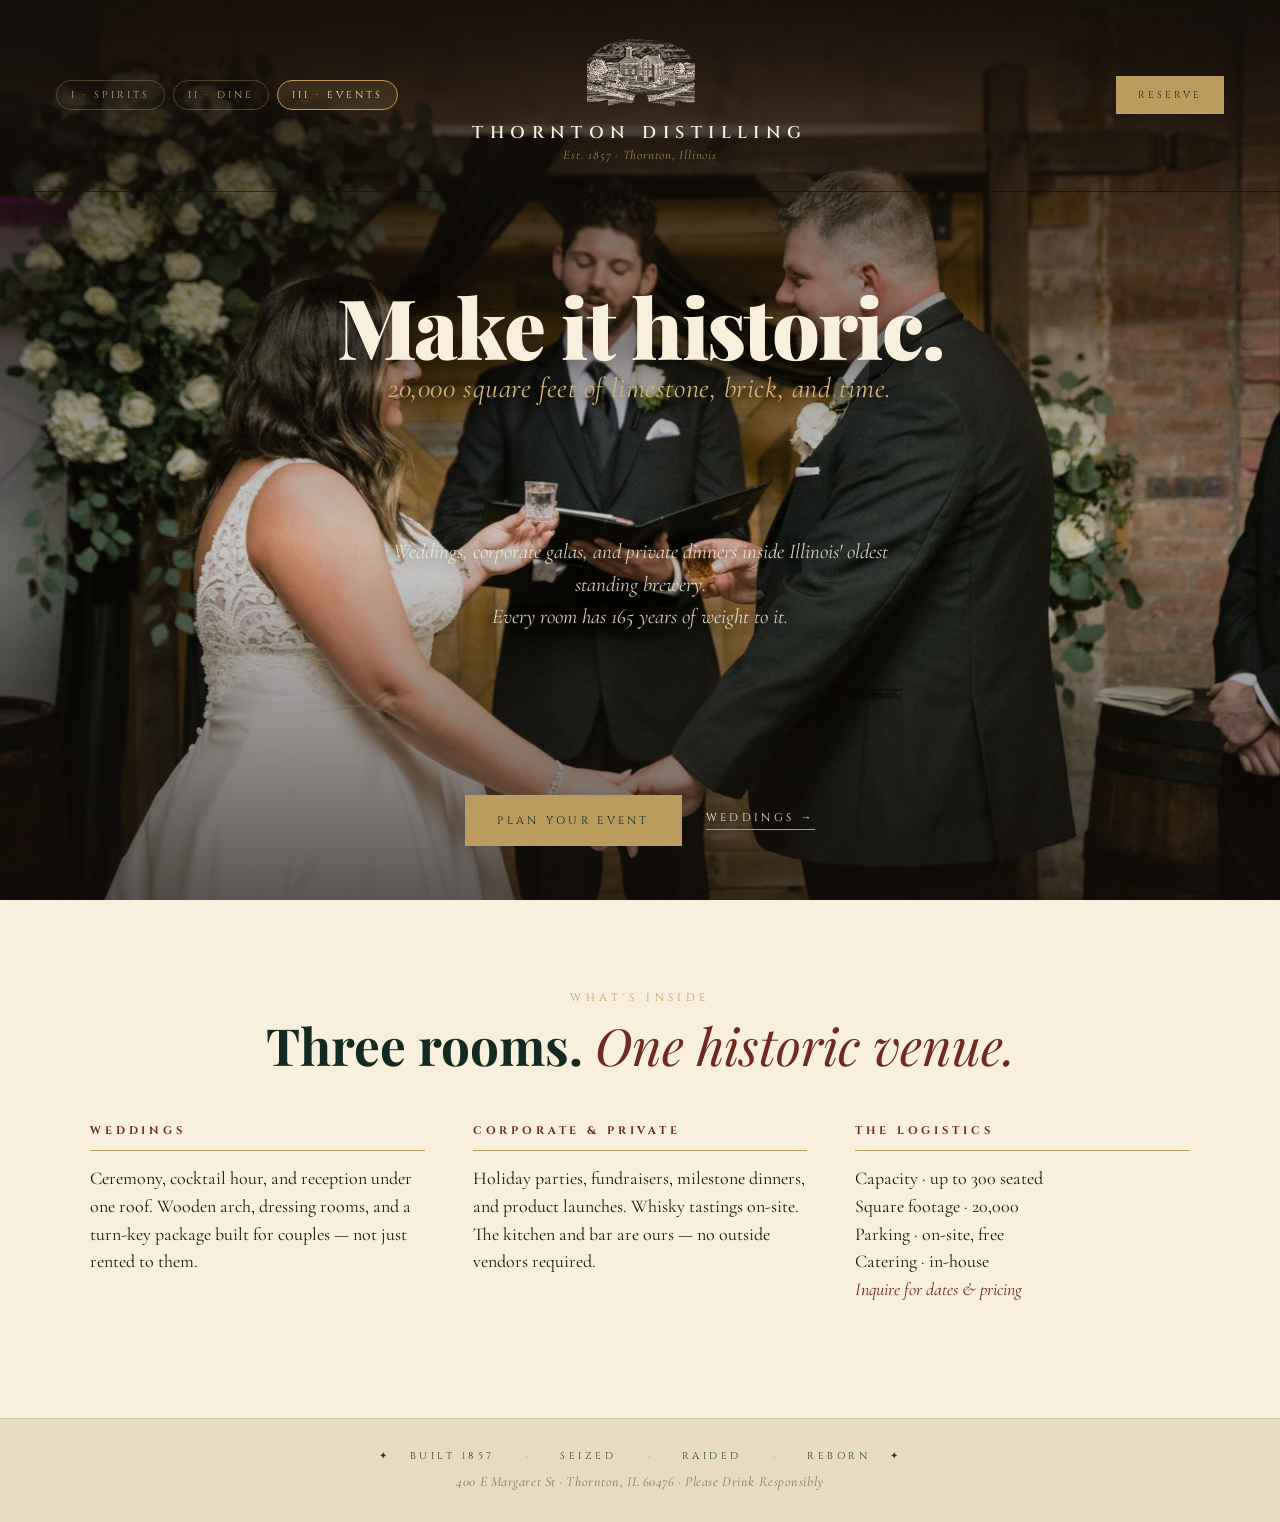
<file: website-mockups/events/index.html>
<!DOCTYPE html>
<html lang="en">
<head>
  <meta charset="UTF-8">
  <meta name="viewport" content="width=device-width, initial-scale=1.0">
  <title>Events &amp; Weddings — Thornton Distilling Co.</title>
  <link rel="preconnect" href="https://fonts.googleapis.com">
  <link rel="preconnect" href="https://fonts.gstatic.com" crossorigin>
  <link href="https://fonts.googleapis.com/css2?family=Playfair+Display:ital,wght@0,400;0,700;0,900;1,400;1,700;1,900&family=Cormorant+Garamond:ital,wght@0,400;0,500;1,400&family=Cinzel:wght@400;600&display=swap" rel="stylesheet" media="print" onload="this.media='all'">
  <link rel="stylesheet" href="../styles.css">
</head>
<body style="background: var(--ink);">

<header class="site-header dark" style="position: absolute; top: 0; left: 0; right: 0; z-index: 50; background: linear-gradient(180deg, rgba(20,14,10,0.72), transparent); border-bottom-color: transparent;">
  <nav class="subpage-nav">
    <a href="../spirits/index.html">I · Spirits</a>
    <a href="../restaurant/index.html">II · Dine</a>
    <a class="active" href="index.html">III · Events</a>
  </nav>
  <a class="crest" href="../index.html">
    <img class="crest-illustration" src="../assets/landscape-clean.png" alt="">
    <div class="crest-main">Thornton Distilling</div>
    <div class="crest-bottom">Est. 1857 · Thornton, Illinois</div>
  </a>
  <a class="reserve-btn" href="../reserve.html">Reserve</a>
</header>

<section class="photo-hero">
  <div class="photo-hero-bg" style="background-image: url('../assets/photos/events-wedding.jpg'); background-position: center 15%;"></div>
  <div class="photo-hero-overlay" style="background: linear-gradient(180deg, rgba(20,14,10,0.88) 0%, rgba(20,14,10,0.5) 28%, rgba(20,14,10,0.2) 60%, rgba(20,14,10,0.7) 100%);"></div>
  <div class="photo-hero-content">
    <h1>
      Make it historic.
      <em>20,000 square feet of limestone, brick, and time.</em>
    </h1>
    <p class="photo-hero-substory">
      Weddings, corporate galas, and private dinners inside Illinois' oldest standing brewery.<br>
      Every room has 165 years of weight to it.
    </p>
    <div class="cta-row" style="margin-top: auto; padding-top: 24px; gap: 24px; justify-content: center; position: relative; z-index: 3;">
      <a class="cta-primary" href="inquire.html">Plan Your Event</a>
      <a class="cta-secondary" href="weddings.html">Weddings →</a>
    </div>
  </div>
</section>

<section class="info-section">
  <div class="section-eyebrow">What's Inside</div>
  <h2>Three rooms. <em>One historic venue.</em></h2>
  <div class="info-grid">
    <div class="info-block">
      <h3>Weddings</h3>
      <p>Ceremony, cocktail hour, and reception under one roof. Wooden arch, dressing rooms, and a turn-key package built for couples — not just rented to them.</p>
    </div>
    <div class="info-block">
      <h3>Corporate &amp; Private</h3>
      <p>Holiday parties, fundraisers, milestone dinners, and product launches. Whisky tastings on-site. The kitchen and bar are ours — no outside vendors required.</p>
    </div>
    <div class="info-block">
      <h3>The Logistics</h3>
      <p>
        Capacity · up to 300 seated<br>
        Square footage · 20,000<br>
        Parking · on-site, free<br>
        Catering · in-house<br>
        <em>Inquire for dates &amp; pricing</em>
      </p>
    </div>
  </div>
</section>

<footer class="site-footer cream">
  ✦ &nbsp; Built 1857 &nbsp; <em>·</em> &nbsp; Seized &nbsp; <em>·</em> &nbsp; Raided &nbsp; <em>·</em> &nbsp; Reborn &nbsp; ✦
  <span class="address">400 E Margaret St · Thornton, IL 60476 · Please Drink Responsibly</span>
</footer>

<script src="../asm-popup.js" data-base="../" data-release="2026-12-05T00:00:00"></script>

</body>
</html>
</file>
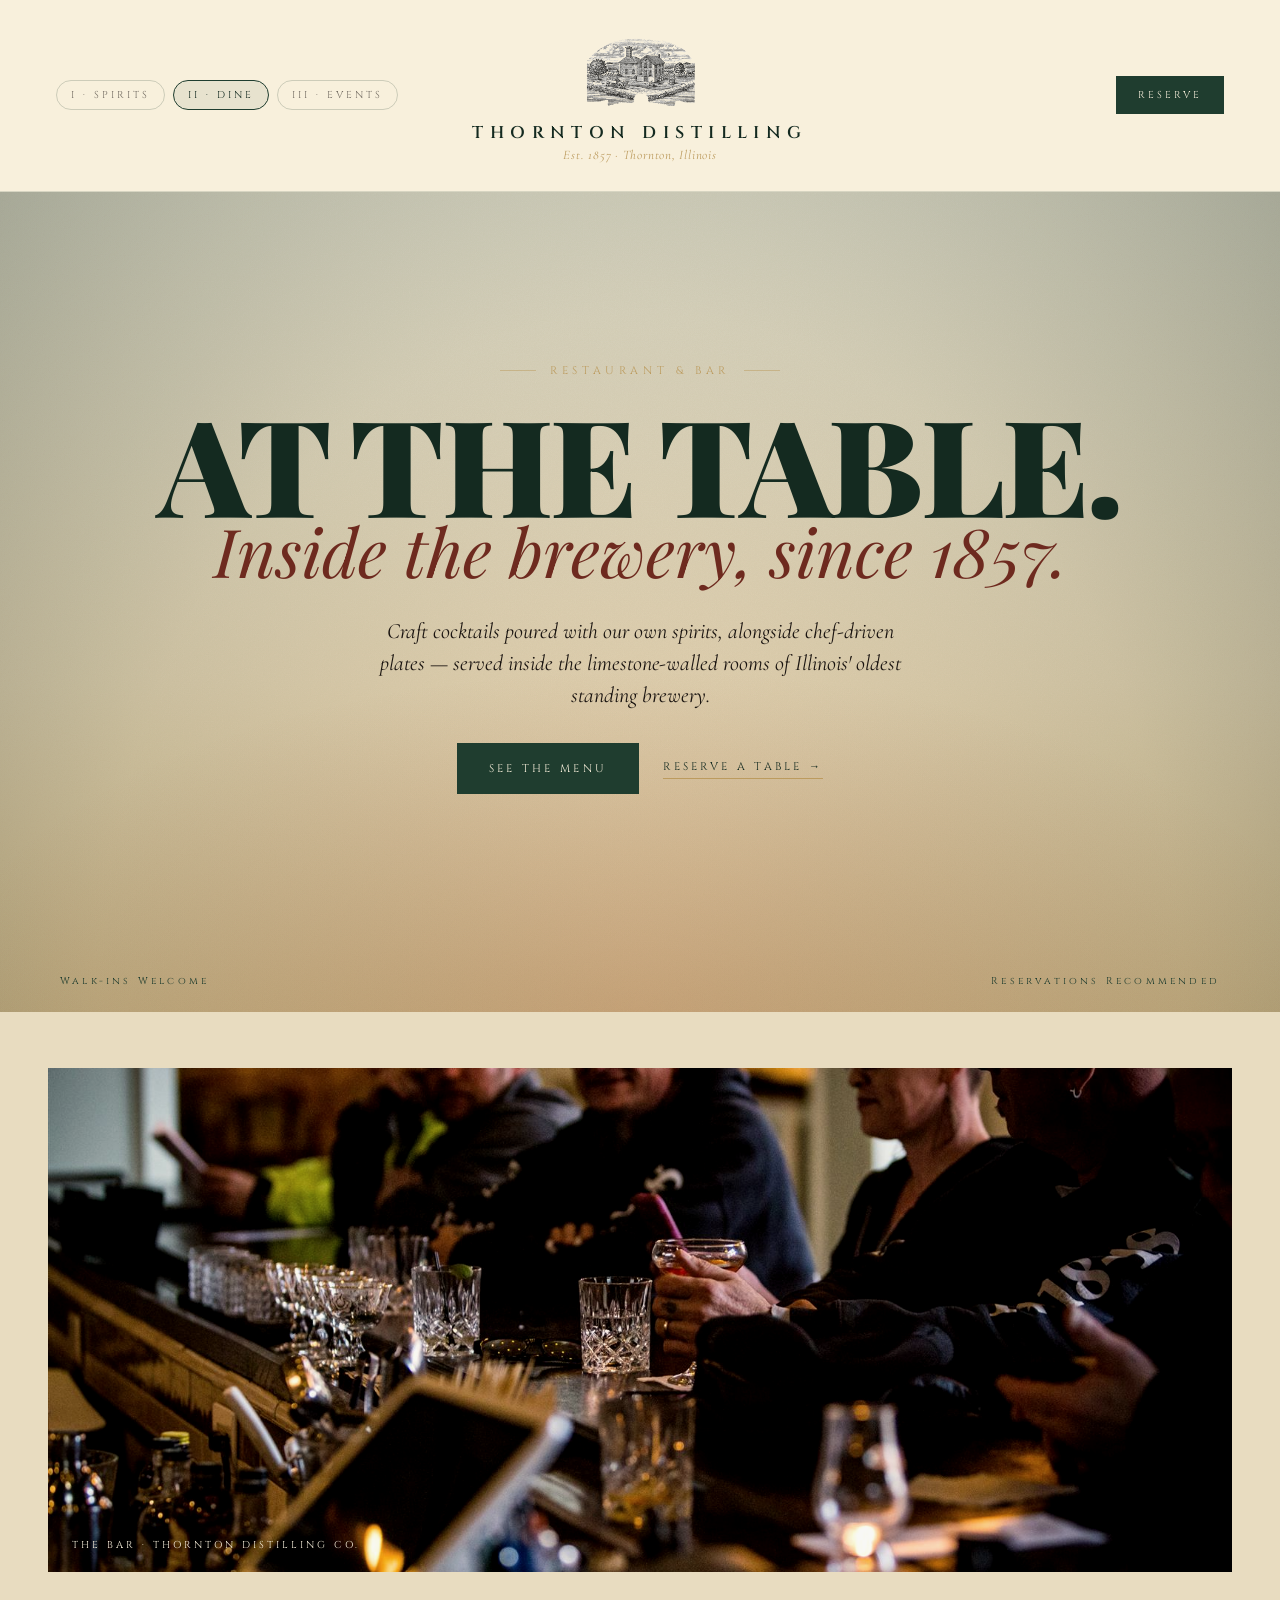
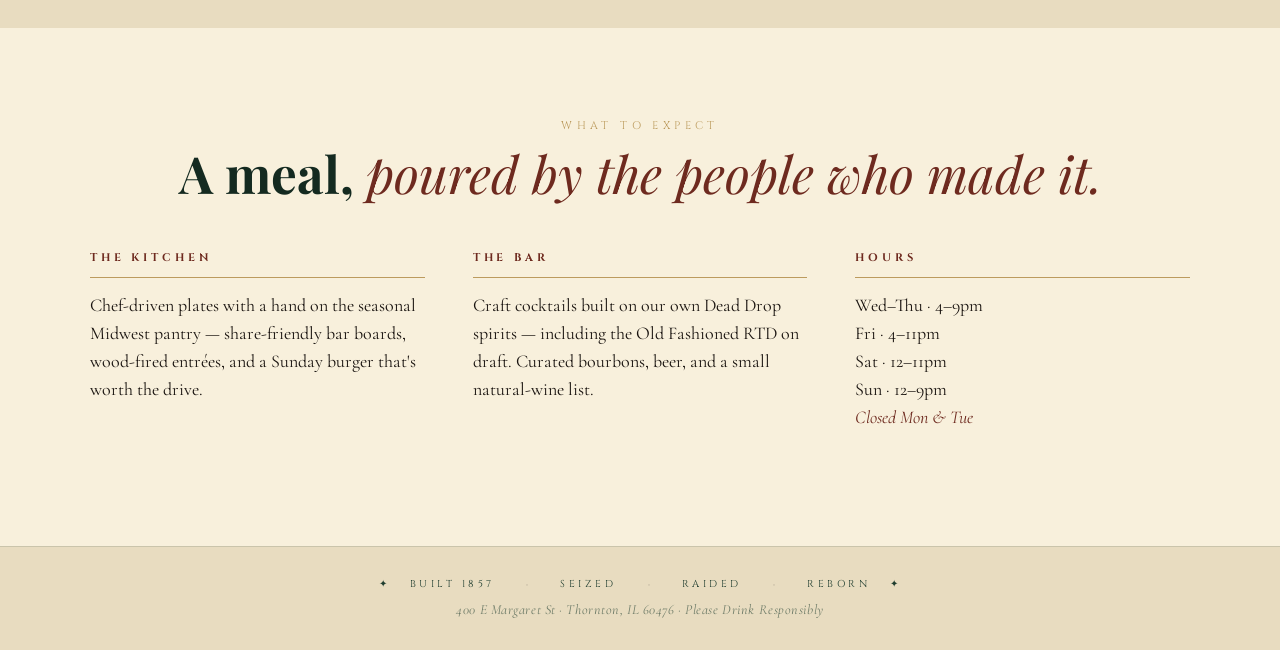
<file: website-mockups/restaurant/index.html>
<!DOCTYPE html>
<html lang="en">
<head>
  <meta charset="UTF-8">
  <meta name="viewport" content="width=device-width, initial-scale=1.0">
  <title>Restaurant — Thornton Distilling Co.</title>
  <link rel="preconnect" href="https://fonts.googleapis.com">
  <link rel="preconnect" href="https://fonts.gstatic.com" crossorigin>
  <link href="https://fonts.googleapis.com/css2?family=Playfair+Display:ital,wght@0,400;0,700;0,900;1,400;1,700;1,900&family=Cormorant+Garamond:ital,wght@0,400;0,500;1,400&family=Cinzel:wght@400;600&display=swap" rel="stylesheet" media="print" onload="this.media='all'">
  <link rel="stylesheet" href="../styles.css">
</head>
<body>

<header class="site-header cream">
  <nav class="subpage-nav">
    <a href="../spirits/index.html">I · Spirits</a>
    <a class="active" href="index.html">II · Dine</a>
    <a href="../events/index.html">III · Events</a>
  </nav>
  <a class="crest" href="../index.html">
    <img class="crest-illustration" src="../assets/landscape-clean.png" alt="">
    <div class="crest-main">Thornton Distilling</div>
    <div class="crest-bottom">Est. 1857 · Thornton, Illinois</div>
  </a>
  <a class="reserve-btn" href="../reserve.html">Reserve</a>
</header>

<section class="bold-hero">
  <div class="bold-hero-inner">
    <div class="bold-hero-eyebrow">Restaurant &amp; Bar</div>
    <h1 class="bold-hero-headline">
      AT THE TABLE.
      <span class="italic">Inside the brewery, since 1857.</span>
    </h1>
    <p class="bold-hero-substory">
      Craft cocktails poured with our own spirits, alongside chef-driven plates —
      served inside the limestone-walled rooms of Illinois' oldest standing brewery.
    </p>
    <div class="cta-row" style="justify-content:center;margin-top:32px;position:relative;z-index:3;">
      <a class="cta-primary" style="background:var(--forest);color:var(--cream-light);" href="menu.html">See the Menu</a>
      <a class="cta-secondary" style="color:var(--forest-deep);border-bottom-color:var(--gold);" href="../reserve.html">Reserve a Table →</a>
    </div>
  </div>
  <div class="bold-hero-meta">
    <span>Walk-ins Welcome</span>
    <span>Reservations Recommended</span>
  </div>
</section>

<section class="feature-band">
  <div class="feature-band-inner">
    <img src="../assets/photos/restaurant-bar.jpg" alt="Inside the bar at Thornton Distilling">
    <span class="caption">The Bar · Thornton Distilling Co.</span>
  </div>
</section>

<section class="info-section">
  <div class="section-eyebrow">What to Expect</div>
  <h2>A meal, <em>poured by the people who made it.</em></h2>
  <div class="info-grid">
    <div class="info-block">
      <h3>The Kitchen</h3>
      <p>Chef-driven plates with a hand on the seasonal Midwest pantry — share-friendly bar boards, wood-fired entrées, and a Sunday burger that's worth the drive.</p>
    </div>
    <div class="info-block">
      <h3>The Bar</h3>
      <p>Craft cocktails built on our own Dead Drop spirits — including the Old Fashioned RTD on draft. Curated bourbons, beer, and a small natural-wine list.</p>
    </div>
    <div class="info-block">
      <h3>Hours</h3>
      <p>
        Wed–Thu · 4–9pm<br>
        Fri · 4–11pm<br>
        Sat · 12–11pm<br>
        Sun · 12–9pm<br>
        <em>Closed Mon &amp; Tue</em>
      </p>
    </div>
  </div>
</section>

<footer class="site-footer cream">
  ✦ &nbsp; Built 1857 &nbsp; <em>·</em> &nbsp; Seized &nbsp; <em>·</em> &nbsp; Raided &nbsp; <em>·</em> &nbsp; Reborn &nbsp; ✦
  <span class="address">400 E Margaret St · Thornton, IL 60476 · Please Drink Responsibly</span>
</footer>

<script src="../asm-popup.js" data-base="../" data-release="2026-12-05T00:00:00"></script>

</body>
</html>
</file>
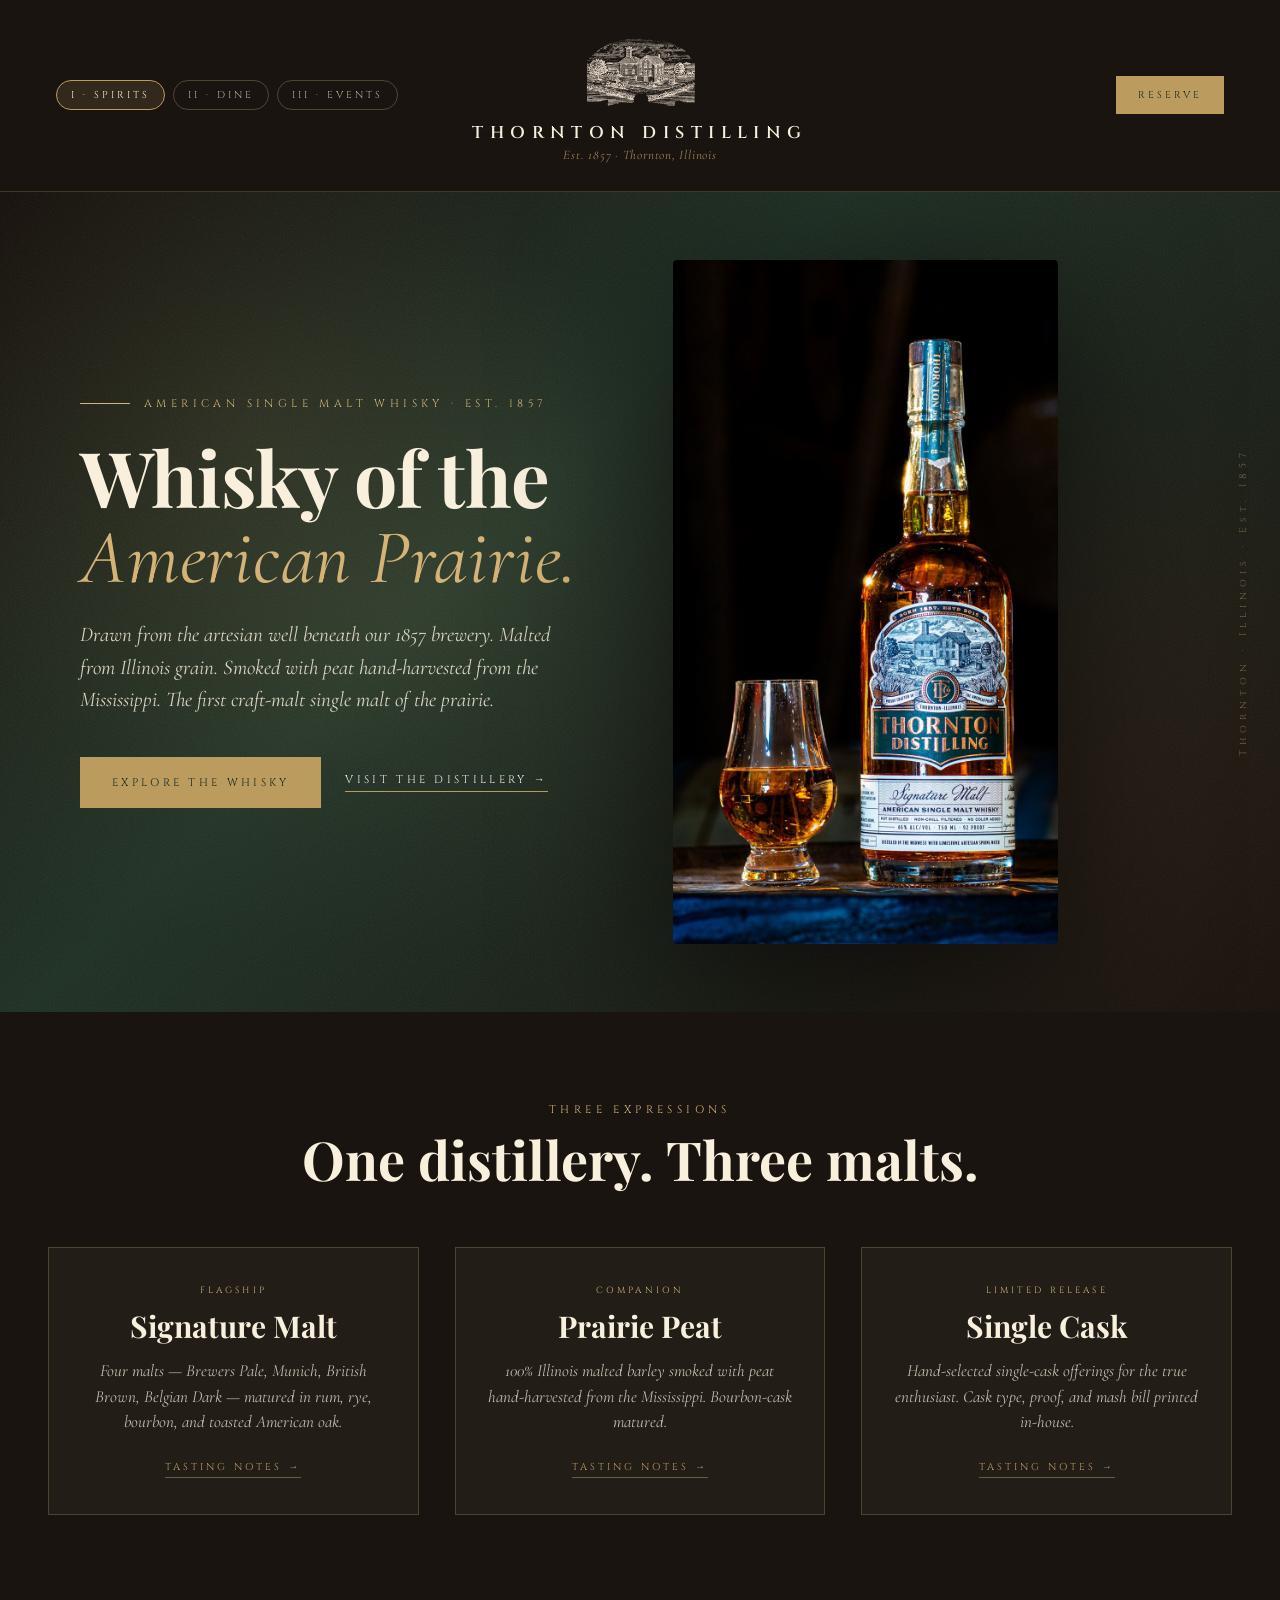
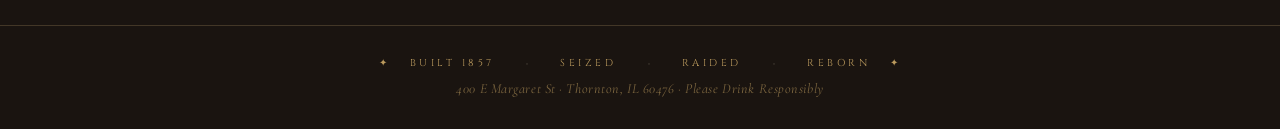
<file: website-mockups/spirits/single-malt/index.html>
<!DOCTYPE html>
<html lang="en">
<head>
  <meta charset="UTF-8">
  <meta name="viewport" content="width=device-width, initial-scale=1.0">
  <title>American Single Malt — by Thornton Distilling Co.</title>
  <link rel="preconnect" href="https://fonts.googleapis.com">
  <link rel="preconnect" href="https://fonts.gstatic.com" crossorigin>
  <link href="https://fonts.googleapis.com/css2?family=Playfair+Display:ital,wght@0,400;0,700;0,900;1,400;1,700;1,900&family=Cormorant+Garamond:ital,wght@0,400;0,500;1,400&family=Cinzel:wght@400;600&display=swap" rel="stylesheet" media="print" onload="this.media='all'">
  <link rel="stylesheet" href="../../styles.css">
</head>
<body style="background: var(--ink);">

<header class="site-header dark">
  <nav class="subpage-nav">
    <a class="active" href="../index.html">I · Spirits</a>
    <a href="../../restaurant/index.html">II · Dine</a>
    <a href="../../events/index.html">III · Events</a>
  </nav>
  <a class="crest" href="../../index.html">
    <img class="crest-illustration" src="../../assets/landscape-clean.png" alt="">
    <div class="crest-main">Thornton Distilling</div>
    <div class="crest-bottom">Est. 1857 · Thornton, Illinois</div>
  </a>
  <a class="reserve-btn" href="../../reserve.html">Reserve</a>
</header>

<section class="cinematic-hero">
  <div class="cinematic-text">
    <div class="cinematic-eyebrow">American Single Malt Whisky · Est. 1857</div>
    <h1>
      Whisky of the
      <em>American Prairie.</em>
    </h1>
    <p>
      Drawn from the artesian well beneath our 1857 brewery.
      Malted from Illinois grain. Smoked with peat hand-harvested
      from the Mississippi. The first craft-malt single malt of the prairie.
    </p>
    <div class="cta-row">
      <a class="cta-primary" href="signature-malt.html">Explore the Whisky</a>
      <a class="cta-secondary" href="../../visit.html">Visit the Distillery →</a>
    </div>
  </div>
  <div class="cinematic-image">
    <img src="../../assets/photos/single-malt-hero.jpg" alt="Thornton Signature Malt">
  </div>
  <div class="cinematic-vertical">Thornton · Illinois · Est. 1857</div>
</section>

<section class="sku-strip">
  <div class="sku-strip-header">
    <div class="eyebrow" style="font-family:'Cinzel',serif;font-size:11px;letter-spacing:0.4em;color:var(--gold-bright);text-transform:uppercase;margin-bottom:14px;">Three Expressions</div>
    <h2>One distillery. Three malts.</h2>
  </div>
  <div class="sku-strip-grid">
    <a class="sku-card" href="signature-malt.html">
      <div class="sku-eyebrow">Flagship</div>
      <h3>Signature Malt</h3>
      <p>Four malts — Brewers Pale, Munich, British Brown, Belgian Dark — matured in rum, rye, bourbon, and toasted American oak.</p>
      <span class="sku-link">Tasting Notes →</span>
    </a>
    <a class="sku-card" href="prairie-peat.html">
      <div class="sku-eyebrow">Companion</div>
      <h3>Prairie Peat</h3>
      <p>100% Illinois malted barley smoked with peat hand-harvested from the Mississippi. Bourbon-cask matured.</p>
      <span class="sku-link">Tasting Notes →</span>
    </a>
    <a class="sku-card" href="single-cask.html">
      <div class="sku-eyebrow">Limited Release</div>
      <h3>Single Cask</h3>
      <p>Hand-selected single-cask offerings for the true enthusiast. Cask type, proof, and mash bill printed in-house.</p>
      <span class="sku-link">Tasting Notes →</span>
    </a>
  </div>
</section>

<footer class="site-footer dark">
  ✦ &nbsp; Built 1857 &nbsp; <em>·</em> &nbsp; Seized &nbsp; <em>·</em> &nbsp; Raided &nbsp; <em>·</em> &nbsp; Reborn &nbsp; ✦
  <span class="address">400 E Margaret St · Thornton, IL 60476 · Please Drink Responsibly</span>
</footer>

<script src="../../asm-popup.js" data-base="../../" data-release="2026-12-05T00:00:00"></script>

</body>
</html>
</file>
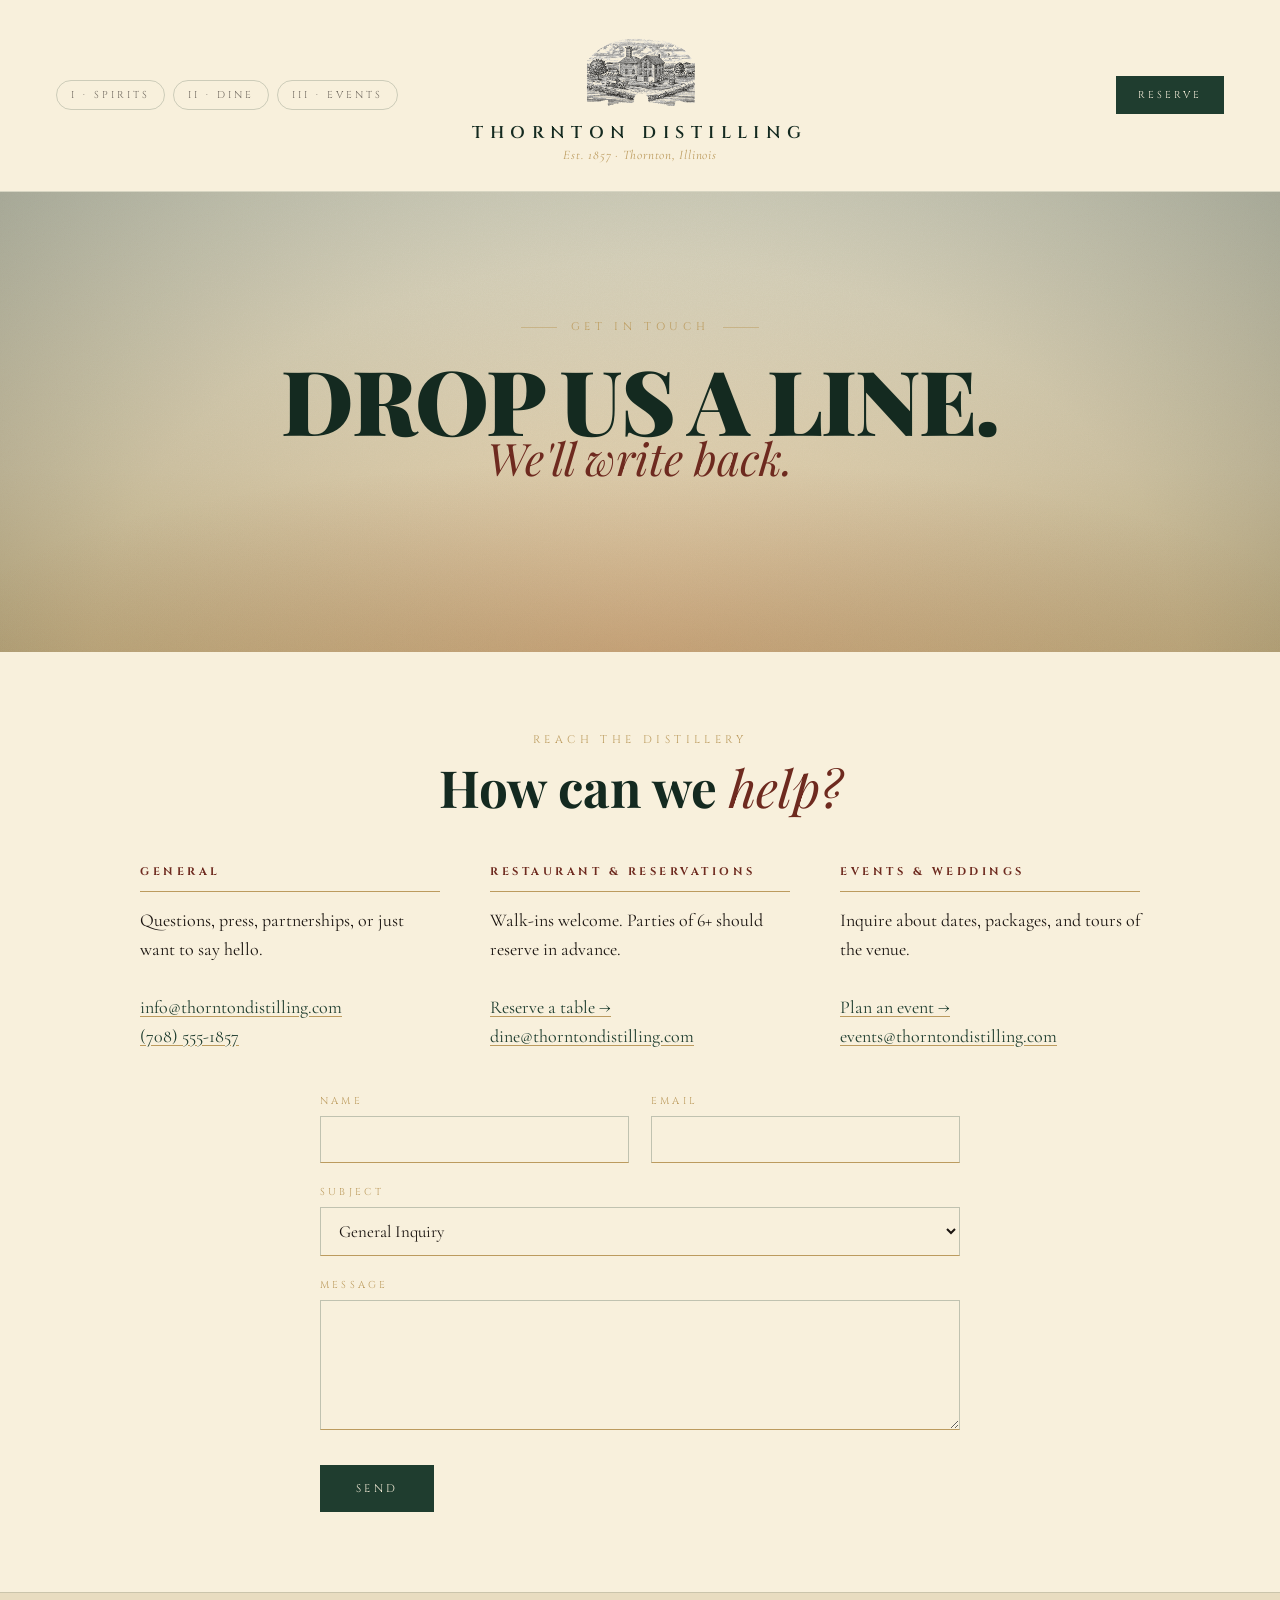
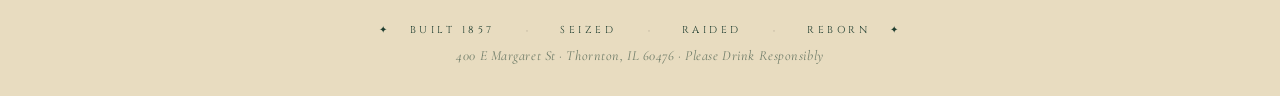
<file: website-mockups/contact.html>
<!DOCTYPE html>
<html lang="en">
<head>
  <meta charset="UTF-8">
  <meta name="viewport" content="width=device-width, initial-scale=1.0">
  <title>Contact — Thornton Distilling Co.</title>
  <link rel="preconnect" href="https://fonts.googleapis.com">
  <link rel="preconnect" href="https://fonts.gstatic.com" crossorigin>
  <link href="https://fonts.googleapis.com/css2?family=Playfair+Display:ital,wght@0,400;0,700;0,900;1,400;1,700;1,900&family=Cormorant+Garamond:ital,wght@0,400;0,500;1,400&family=Cinzel:wght@400;600&display=swap" rel="stylesheet" media="print" onload="this.media='all'">
  <link rel="stylesheet" href="styles.css">
  <style>
    .contact-form-wrap {
      max-width: 640px;
      margin: 30px auto 0;
      text-align: left;
    }
    .contact-form-wrap label {
      display: block;
      font-family: 'Cinzel', serif;
      font-size: 10px;
      letter-spacing: 0.32em;
      color: var(--gold);
      text-transform: uppercase;
      margin-bottom: 8px;
    }
    .contact-form-wrap input,
    .contact-form-wrap textarea,
    .contact-form-wrap select {
      width: 100%;
      padding: 12px 14px;
      font-family: 'Cormorant Garamond', serif;
      font-size: 17px;
      color: var(--ink);
      background: var(--cream-light);
      border: 1px solid rgba(31, 61, 47, 0.25);
      border-bottom: 1px solid var(--gold);
      border-radius: 0;
      margin-bottom: 22px;
    }
    .contact-form-wrap textarea { min-height: 130px; resize: vertical; }
    .contact-form-wrap input:focus,
    .contact-form-wrap textarea:focus,
    .contact-form-wrap select:focus {
      outline: none;
      border-color: var(--forest);
      border-bottom-color: var(--forest);
    }
    .form-row { display: grid; grid-template-columns: 1fr 1fr; gap: 22px; }
    .contact-form-submit {
      font-family: 'Cinzel', serif;
      font-size: 11px;
      letter-spacing: 0.3em;
      text-transform: uppercase;
      background: var(--forest);
      color: var(--cream-light);
      padding: 16px 36px;
      border: none;
      cursor: pointer;
      margin-top: 8px;
    }
    .contact-form-submit:hover { background: var(--forest-deep); }
    @media (max-width: 600px) { .form-row { grid-template-columns: 1fr; gap: 0; } }
  </style>
</head>
<body>

<header class="site-header cream">
  <nav class="subpage-nav">
    <a href="spirits/index.html">I · Spirits</a>
    <a href="restaurant/index.html">II · Dine</a>
    <a href="events/index.html">III · Events</a>
  </nav>
  <a class="crest" href="index.html">
    <img class="crest-illustration" src="assets/landscape-clean.png" alt="">
    <div class="crest-main">Thornton Distilling</div>
    <div class="crest-bottom">Est. 1857 · Thornton, Illinois</div>
  </a>
  <a class="reserve-btn" href="reserve.html">Reserve</a>
</header>

<section class="bold-hero" style="min-height: calc(60vh - 80px);">
  <div class="bold-hero-inner">
    <div class="bold-hero-eyebrow">Get in Touch</div>
    <h1 class="bold-hero-headline" style="font-size: clamp(48px, 7vw, 116px);">
      DROP US A LINE.
      <span class="italic">We'll write back.</span>
    </h1>
  </div>
</section>

<section class="detail-section">
  <div class="section-eyebrow">Reach the Distillery</div>
  <h2>How can we <em>help?</em></h2>

  <div class="detail-grid three">
    <div class="detail-card">
      <h3>General</h3>
      <p>
        Questions, press, partnerships, or just want to say hello.<br><br>
        <a href="mailto:info@thorntondistilling.com">info@thorntondistilling.com</a><br>
        <a href="tel:+17085551857">(708) 555-1857</a>
      </p>
    </div>
    <div class="detail-card">
      <h3>Restaurant &amp; Reservations</h3>
      <p>
        Walk-ins welcome. Parties of 6+ should reserve in advance.<br><br>
        <a href="reserve.html">Reserve a table →</a><br>
        <a href="mailto:dine@thorntondistilling.com">dine@thorntondistilling.com</a>
      </p>
    </div>
    <div class="detail-card">
      <h3>Events &amp; Weddings</h3>
      <p>
        Inquire about dates, packages, and tours of the venue.<br><br>
        <a href="events/index.html">Plan an event →</a><br>
        <a href="mailto:events@thorntondistilling.com">events@thorntondistilling.com</a>
      </p>
    </div>
  </div>

  <div class="contact-form-wrap">
    <form onsubmit="event.preventDefault(); alert('Thanks — we\\'ll be in touch.');">
      <div class="form-row">
        <div>
          <label for="cf-name">Name</label>
          <input id="cf-name" name="name" type="text" required>
        </div>
        <div>
          <label for="cf-email">Email</label>
          <input id="cf-email" name="email" type="email" required>
        </div>
      </div>
      <label for="cf-subject">Subject</label>
      <select id="cf-subject" name="subject">
        <option>General Inquiry</option>
        <option>Restaurant &amp; Reservations</option>
        <option>Events &amp; Weddings</option>
        <option>Spirits — Find Dead Drop</option>
        <option>Spirits — Wholesale / Distribution</option>
        <option>Spirits — Private Labeling</option>
        <option>Press / Media</option>
      </select>
      <label for="cf-message">Message</label>
      <textarea id="cf-message" name="message" required></textarea>
      <button class="contact-form-submit" type="submit">Send</button>
    </form>
  </div>
</section>

<footer class="site-footer cream">
  ✦ &nbsp; Built 1857 &nbsp; <em>·</em> &nbsp; Seized &nbsp; <em>·</em> &nbsp; Raided &nbsp; <em>·</em> &nbsp; Reborn &nbsp; ✦
  <span class="address">400 E Margaret St · Thornton, IL 60476 · Please Drink Responsibly</span>
</footer>

<script src="asm-popup.js" data-base="" data-release="2026-12-05T00:00:00"></script>

</body>
</html>
</file>
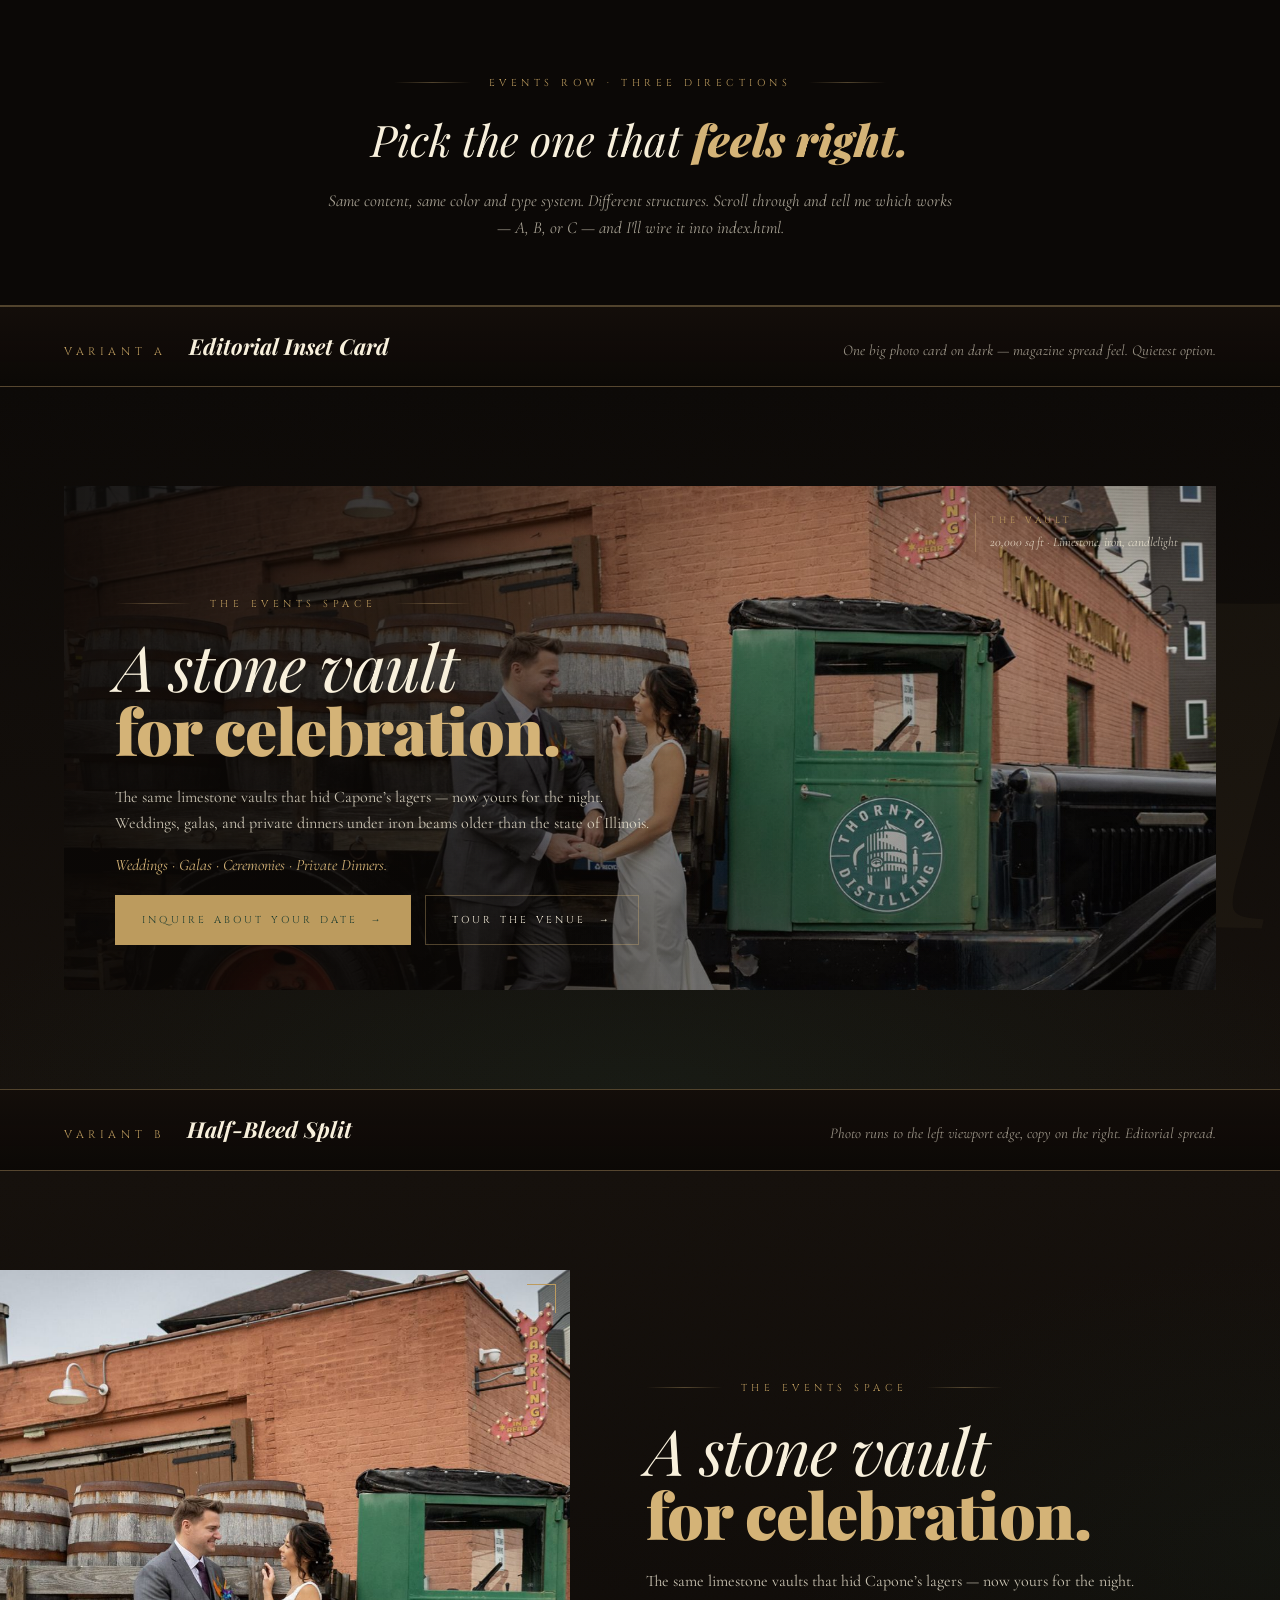
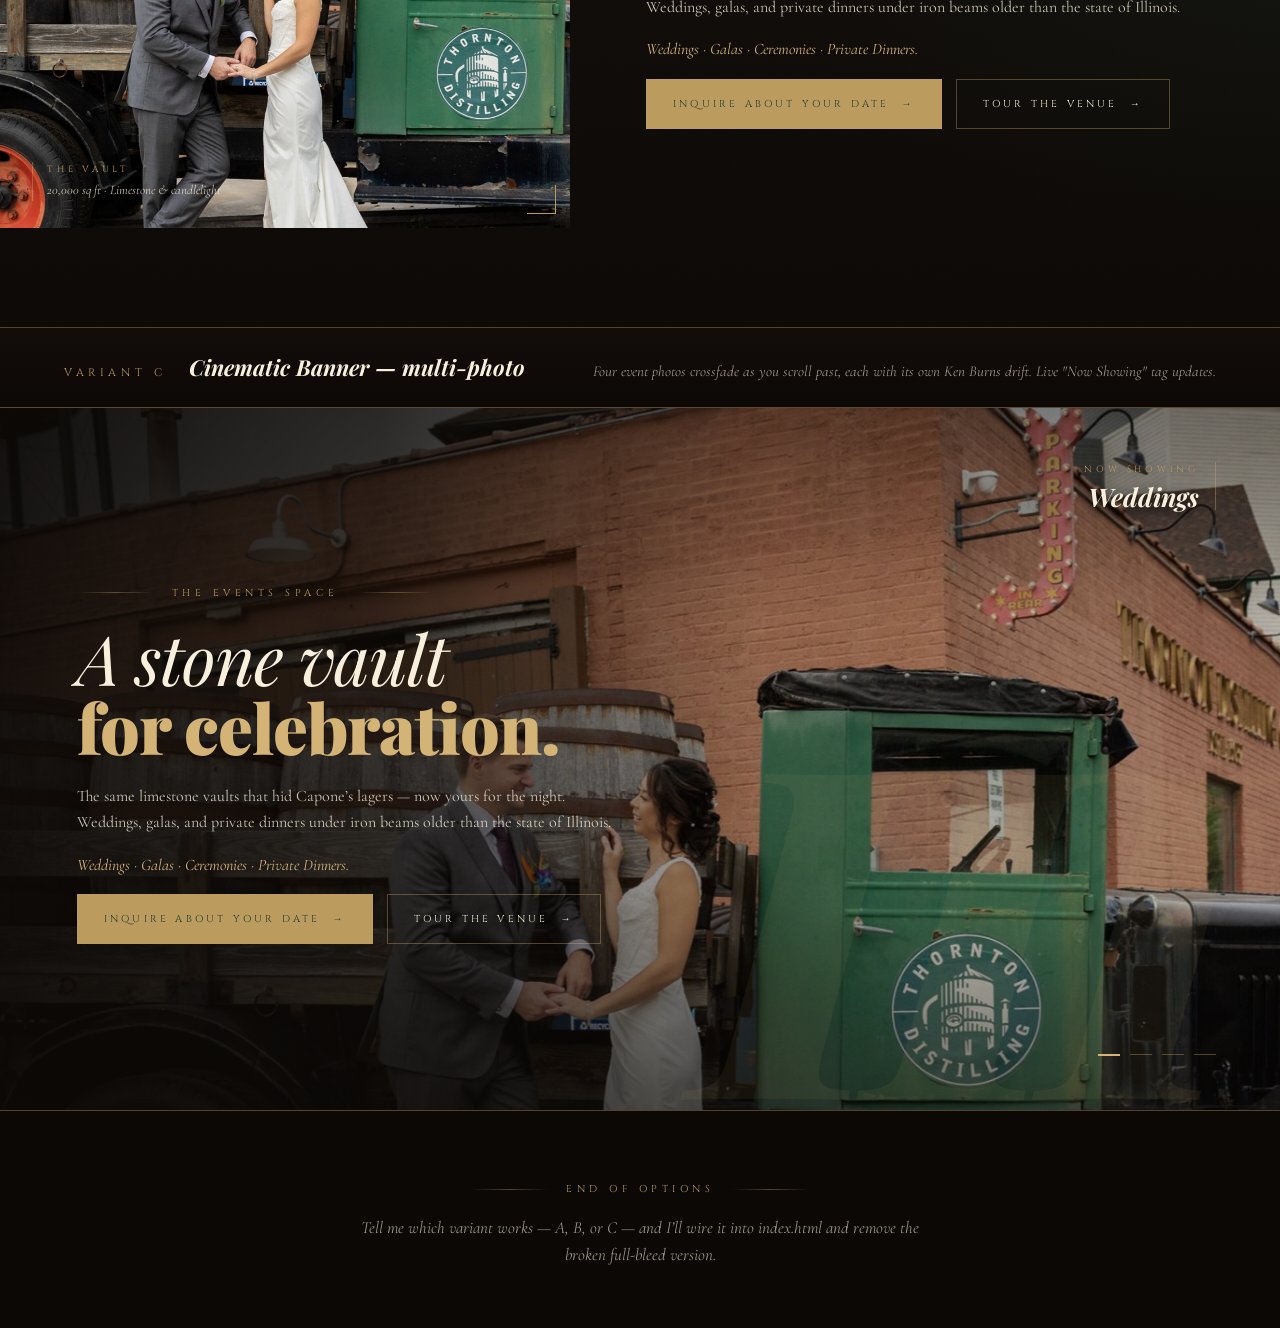
<file: website-mockups/events-options.html>
<!DOCTYPE html>
<html lang="en">
<head>
  <meta charset="UTF-8">
  <meta name="viewport" content="width=device-width, initial-scale=1.0">
  <title>Events row — three options · Thornton Distilling Co.</title>
  <link rel="preconnect" href="https://fonts.googleapis.com">
  <link rel="preconnect" href="https://fonts.gstatic.com" crossorigin>
  <link href="https://fonts.googleapis.com/css2?family=Playfair+Display:ital,wght@0,400;0,700;0,900;1,400;1,700;1,900&family=Cormorant+Garamond:ital,wght@0,400;0,500;1,400&family=Cinzel:wght@400;600&display=swap" rel="stylesheet">
<style>
  :root {
    --ink:        #1A1410;
    --ink-2:      #0b0806;
    --ink-3:      #15100c;
    --cream:      #F2E8D2;
    --cream-light:#F8F0DC;
    --cream-deep: #E8DCC0;
    --gold:       #BC9B5E;
    --gold-bright:#D4B377;
    --gold-soft:  rgba(212, 179, 119, 0.82);
    --gold-line:  rgba(212, 179, 119, 0.35);
    --forest-deep:#1F3D2F;
  }
  * { margin: 0; padding: 0; box-sizing: border-box; }
  html, body { background: var(--ink-2); color: var(--cream-light); -webkit-font-smoothing: antialiased; }
  body { font-family: 'Cormorant Garamond', serif; font-size: 17px; line-height: 1.6; }

  /* Shared utilities — pulled from index.html */
  .rule {
    display: inline-flex; align-items: center; justify-content: center; gap: 18px;
    font-family: 'Cinzel', serif; text-transform: uppercase;
    font-size: 10px; letter-spacing: 0.45em; color: var(--gold);
  }
  .rule::before, .rule::after {
    content: ''; display: block; width: clamp(40px, 6vw, 90px); height: 1px;
    background: linear-gradient(90deg, transparent, var(--gold-line), transparent);
  }
  .v4-cta-row { display: flex; gap: 14px; flex-wrap: wrap; margin-top: 8px; }
  .v4-cta {
    font-family: 'Cinzel', serif;
    font-size: 10px; letter-spacing: 0.32em; text-transform: uppercase;
    padding: 16px 26px;
    cursor: pointer; transition: all .35s ease;
    border: 1px solid var(--gold-line);
    display: inline-flex; align-items: center; gap: 12px;
    text-decoration: none; color: var(--cream-light);
  }
  .v4-cta.primary { background: var(--gold); color: var(--forest-deep); border-color: var(--gold); }
  .v4-cta.primary:hover { background: var(--gold-bright); border-color: var(--gold-bright); }
  .v4-cta.ghost:hover { border-color: var(--gold); color: var(--gold-bright); }
  .v4-cta .arr { transition: transform .3s ease; }
  .v4-cta:hover .arr { transform: translateX(5px); }
  .grain {
    position: absolute; inset: 0; pointer-events: none; z-index: 2;
    background-image: url("data:image/svg+xml;utf8,<svg xmlns='http://www.w3.org/2000/svg' width='260' height='260'><filter id='hnz'><feTurbulence type='fractalNoise' baseFrequency='0.62' numOctaves='3' seed='5'/><feColorMatrix values='0 0 0 0 0.9  0 0 0 0 0.75  0 0 0 0 0.45  0 0 0 0.06 0'/></filter><rect width='100%' height='100%' filter='url(%23hnz)'/></svg>");
    mix-blend-mode: overlay;
    opacity: 0.5;
  }

  /* Comparison page chrome — label header above each variant */
  .variant-label {
    background: linear-gradient(180deg, rgba(20, 14, 10, 0.98), rgba(11, 8, 6, 0.92));
    border-top: 1px solid var(--gold-line);
    border-bottom: 1px solid var(--gold-line);
    padding: 22px clamp(28px, 5vw, 80px);
    display: flex; align-items: baseline; gap: 22px; flex-wrap: wrap;
  }
  .variant-label .v-mark {
    font-family: 'Cinzel', serif;
    font-size: 11px; letter-spacing: 0.42em; text-transform: uppercase;
    color: var(--gold);
  }
  .variant-label .v-name {
    font-family: 'Playfair Display', serif;
    font-style: italic; font-weight: 700;
    font-size: 22px; color: var(--cream-light);
  }
  .variant-label .v-desc {
    font-family: 'Cormorant Garamond', serif; font-style: italic;
    font-size: 15px; color: rgba(248, 240, 220, 0.6);
    margin-left: auto;
  }

  .intro {
    padding: 64px clamp(28px, 5vw, 80px);
    text-align: center;
    border-bottom: 1px solid var(--gold-line);
  }
  .intro h1 {
    font-family: 'Playfair Display', serif;
    font-style: italic; font-weight: 400;
    font-size: clamp(28px, 3.4vw, 44px);
    margin: 14px 0 12px;
    color: var(--cream-light);
  }
  .intro h1 em { color: var(--gold-bright); font-style: italic; font-weight: 900; }
  .intro p {
    max-width: 640px; margin: 0 auto;
    font-style: italic; color: rgba(248, 240, 220, 0.65);
  }

  /* =========================================================
     SHARED EVENTS SECTION BASE
     ========================================================= */
  .events {
    position: relative;
    overflow: hidden;
  }
  .events h2 {
    font-family: 'Playfair Display', serif;
    font-weight: 400; font-style: italic;
    font-size: clamp(40px, 5vw, 76px);
    line-height: 1.0; letter-spacing: -0.015em;
    margin: 0 0 22px;
  }
  .events h2 strong {
    color: var(--gold-bright); font-style: normal; font-weight: 900;
    display: block;
  }
  .events p {
    font-size: clamp(16px, 1.15vw, 19px);
    line-height: 1.65; color: rgba(248, 240, 220, 0.8);
    margin: 0 0 16px; max-width: 540px;
  }
  .events .rule { margin-bottom: 22px; }
  .events .tagline {
    font-style: italic; color: var(--gold-bright);
  }

  /* =========================================================
     VARIANT A — Editorial Inset Card
     ========================================================= */
  .events-A {
    padding: clamp(80px, 11vh, 130px) clamp(28px, 5vw, 80px);
    background:
      radial-gradient(ellipse 80% 50% at 50% 100%, rgba(31, 61, 47, 0.22) 0%, transparent 70%),
      linear-gradient(180deg, #0c0907 0%, #15100c 100%);
  }
  .events-A .roman-bg {
    position: absolute;
    top: 50%; right: -2%;
    transform: translateY(-50%);
    font-family: 'Playfair Display', serif; font-style: italic;
    font-weight: 900;
    font-size: clamp(280px, 36vw, 700px);
    line-height: 1; letter-spacing: -0.04em;
    color: rgba(212, 179, 119, 0.045);
    pointer-events: none; z-index: 0; user-select: none;
    will-change: transform;
  }
  .events-A .card {
    position: relative;
    max-width: 1280px;
    margin: 0 auto;
    height: clamp(440px, 56vh, 600px);
    overflow: hidden;
    isolation: isolate;
    z-index: 3;
    will-change: transform;
  }
  .events-A .card-photo {
    position: absolute; inset: -6% 0;
    background-image: url('assets/photos/events-celebration.jpg');
    background-size: cover;
    background-position: center;
    transition: filter 0.6s ease;
    will-change: transform;
  }
  .events-A .card:hover .card-photo { filter: brightness(1.04) saturate(1.04); }
  .events-A .card-content {
    will-change: transform;
  }

  /* Scroll-driven motion — universal, JS-driven for max browser support */
  /* Enter animations (one-shot, triggered by IntersectionObserver) */
  .events-A .card {
    opacity: 0;
    transform: translateY(80px) scale(0.94);
    transition: opacity 1.1s cubic-bezier(.2,.7,.2,1), transform 1.1s cubic-bezier(.2,.7,.2,1);
  }
  .events-A .card.is-in { opacity: 1; transform: translateY(0) scale(1); }
  .events-A .card-content {
    opacity: 0;
    transform: translateY(40px);
    transition: opacity 1.1s cubic-bezier(.2,.7,.2,1) 0.25s, transform 1.1s cubic-bezier(.2,.7,.2,1) 0.25s;
  }
  .events-A .card-content.is-in { opacity: 1; transform: translateY(0); }
  /* Continuous parallax — driven by --p (0 to 1) set by scroll handler */
  .events-A .card-photo {
    transform: translateY(calc((0.5 - var(--p, 0.5)) * 16%)) scale(1.10);
  }
  .events-A .roman-bg {
    transform: translateY(-50%) translateX(calc((0.5 - var(--p, 0.5)) * -80px));
  }
  .events-A .card-veil {
    position: absolute; inset: 0;
    background:
      linear-gradient(90deg, rgba(11,8,6,0.92) 0%, rgba(11,8,6,0.75) 30%, rgba(11,8,6,0.20) 60%, rgba(11,8,6,0.10) 100%),
      linear-gradient(180deg, rgba(11,8,6,0.10) 0%, transparent 30%, rgba(11,8,6,0.35) 100%);
    z-index: 1;
  }
  .events-A .card-corner {
    position: absolute;
    top: clamp(20px, 3vh, 32px);
    right: clamp(24px, 3vw, 40px);
    z-index: 3;
    padding-left: 14px;
    border-left: 1px solid var(--gold-line);
    text-shadow: 0 2px 16px rgba(11,8,6,0.95);
    max-width: 220px;
    text-align: left;
  }
  .events-A .card-corner .c-head {
    font-family: 'Cinzel', serif;
    font-size: 9px; letter-spacing: 0.42em; text-transform: uppercase;
    color: var(--gold); margin-bottom: 6px;
  }
  .events-A .card-corner .c-body {
    font-family: 'Cormorant Garamond', serif; font-style: italic;
    font-size: 13px; line-height: 1.45;
    color: rgba(248, 240, 220, 0.75);
  }
  .events-A .card-content {
    position: absolute;
    left: clamp(28px, 4vw, 56px);
    bottom: clamp(36px, 5vh, 56px);
    right: 40%;
    z-index: 3;
    max-width: 540px;
  }

  /* =========================================================
     VARIANT B — Half-Bleed Split
     ========================================================= */
  .events-B {
    padding: clamp(80px, 11vh, 130px) 0;
    background:
      radial-gradient(ellipse 60% 60% at 100% 50%, rgba(31, 61, 47, 0.15) 0%, transparent 65%),
      linear-gradient(180deg, #15100c 0%, #0c0907 100%);
  }
  .events-B .split {
    display: grid;
    grid-template-columns: 1fr 1fr;
    gap: clamp(40px, 6vw, 100px);
    align-items: center;
    max-width: 1640px;
    margin: 0 auto;
    padding-right: clamp(28px, 5vw, 80px);
    position: relative;
    z-index: 3;
  }
  .events-B .photo-wrap {
    position: relative;
    height: clamp(440px, 62vh, 640px);
    overflow: hidden;
    will-change: transform;
  }
  .events-B .photo-wrap .photo {
    position: absolute; inset: -6% 0;
    background-image: url('assets/photos/events-celebration.jpg');
    background-size: cover;
    background-position: center;
    transition: filter 0.6s ease;
    will-change: transform;
  }
  .events-B .photo-wrap:hover .photo { filter: brightness(1.04) saturate(1.04); }
  .events-B .photo-wrap::before,
  .events-B .photo-wrap::after {
    /* gold corner brackets — top-right and bottom-right only (decorative accent) */
    content: '';
    position: absolute;
    width: 28px; height: 28px;
    border: 1px solid var(--gold);
    z-index: 2;
    pointer-events: none;
  }
  .events-B .photo-wrap::before {
    top: 14px; right: 14px;
    border-left: none; border-bottom: none;
  }
  .events-B .photo-wrap::after {
    bottom: 14px; right: 14px;
    border-left: none; border-top: none;
  }
  .events-B .copy { will-change: transform; }

  /* Enter animations */
  .events-B .photo-wrap {
    opacity: 0;
    transform: translateX(-60px);
    transition: opacity 1.1s cubic-bezier(.2,.7,.2,1), transform 1.1s cubic-bezier(.2,.7,.2,1);
  }
  .events-B .photo-wrap.is-in { opacity: 1; transform: translateX(0); }
  .events-B .copy {
    opacity: 0;
    transform: translateX(60px);
    transition: opacity 1.1s cubic-bezier(.2,.7,.2,1) 0.2s, transform 1.1s cubic-bezier(.2,.7,.2,1) 0.2s;
  }
  .events-B .copy.is-in { opacity: 1; transform: translateX(0); }
  .events-B .photo-wrap::before,
  .events-B .photo-wrap::after {
    opacity: 0;
    transform: scale(0.4);
    transition: opacity .8s ease 0.7s, transform .8s cubic-bezier(.34, 1.56, .64, 1) 0.7s;
  }
  .events-B .photo-wrap.is-in::before,
  .events-B .photo-wrap.is-in::after { opacity: 1; transform: scale(1); }
  /* Continuous parallax */
  .events-B .photo-wrap .photo {
    transform: translateY(calc((0.5 - var(--p, 0.5)) * 14%)) scale(1.08);
  }
  .events-B .photo-wrap .specimen {
    position: absolute;
    bottom: clamp(20px, 3vh, 32px);
    left: clamp(20px, 3vw, 32px);
    z-index: 3;
    padding-left: 14px;
    border-left: 1px solid var(--gold-line);
    text-shadow: 0 2px 16px rgba(11,8,6,0.95);
  }
  .events-B .photo-wrap .specimen .s-head {
    font-family: 'Cinzel', serif;
    font-size: 9px; letter-spacing: 0.42em; text-transform: uppercase;
    color: var(--gold); margin-bottom: 4px;
  }
  .events-B .photo-wrap .specimen .s-body {
    font-family: 'Cormorant Garamond', serif; font-style: italic;
    font-size: 13px; color: rgba(248, 240, 220, 0.78);
  }
  .events-B .copy {
    padding-left: 0;
  }

  /* =========================================================
     VARIANT C — Cinematic Banner (non-fixed)
     ========================================================= */
  .events-C {
    position: relative;
    height: 78vh;
    min-height: 580px;
    overflow: hidden;
    background: var(--ink-2);
    display: flex; align-items: center;
  }
  .events-C .banner-photo {
    position: absolute; inset: -10% 0;
    background-image: url('assets/photos/events-celebration.jpg');
    background-size: cover;
    background-position: center;
    z-index: 0;
    will-change: transform;
  }
  /* Multi-photo crossfade stack — replaces the single banner-photo in Variant C */
  .events-C .photo-stack {
    position: absolute; inset: 0;
    z-index: 0;
    overflow: hidden;
  }
  .events-C .photo-layer {
    position: absolute; inset: -20% 0;
    background-size: cover;
    background-position: center;
    opacity: 0;
    will-change: opacity, transform;
    /* Each layer eases the opacity transition for smoother crossfade on rapid scroll */
    transition: opacity 0.18s linear;
  }
  .events-C .photo-layer.p1 { background-image: url('assets/photos/events-celebration.jpg'); }
  .events-C .photo-layer.p2 { background-image: url('assets/photos/events-wedding.jpg'); }
  .events-C .photo-layer.p3 { background-image: url('assets/photos/events-venue.jpg'); }
  .events-C .photo-layer.p4 { background-image: url('assets/photos/events-detail.jpg'); }
  /* Each photo gets its OWN Ken Burns drift, slightly different per layer for variety */
  .events-C .photo-layer.p1 { transform: translateY(calc((0.5 - var(--p, 0.5)) * 24%)) scale(1.14); }
  .events-C .photo-layer.p2 { transform: translateY(calc((0.5 - var(--p, 0.5)) * -18%)) scale(1.12); }
  .events-C .photo-layer.p3 { transform: translateY(calc((0.5 - var(--p, 0.5)) * 20%)) scale(1.16); }
  .events-C .photo-layer.p4 { transform: translateY(calc((0.5 - var(--p, 0.5)) * -22%)) scale(1.14); }

  /* "Now Showing" indicator — top-right, updates as photos crossfade */
  .events-C .now-showing {
    position: absolute;
    top: clamp(40px, 6vh, 80px);
    right: clamp(36px, 5vw, 80px);
    z-index: 3;
    padding-right: 16px;
    border-right: 1px solid var(--gold-line);
    text-align: right;
    text-shadow: 0 2px 16px rgba(11,8,6,0.95);
    opacity: 0;
    transform: translateY(20px);
    transition: opacity 1.1s cubic-bezier(.2,.7,.2,1) 0.4s, transform 1.1s cubic-bezier(.2,.7,.2,1) 0.4s;
  }
  .events-C.is-in .now-showing { opacity: 1; transform: translateY(0); }
  .events-C .now-showing .ns-label {
    display: block;
    font-family: 'Cinzel', serif;
    font-size: 9px; letter-spacing: 0.42em; text-transform: uppercase;
    color: var(--gold); margin-bottom: 8px;
  }
  .events-C .now-showing .ns-tag {
    display: block;
    font-family: 'Playfair Display', serif;
    font-weight: 700; font-style: italic;
    font-size: clamp(22px, 2vw, 32px);
    color: var(--cream-light);
    line-height: 1;
    transition: opacity 0.25s ease;
  }
  .events-C .now-showing .ns-tag.changing { opacity: 0.2; }

  /* Photo sequence indicator — small dots at bottom right */
  .events-C .photo-dots {
    position: absolute;
    bottom: clamp(40px, 6vh, 70px);
    right: clamp(36px, 5vw, 80px);
    z-index: 3;
    display: flex;
    gap: 10px;
    align-items: center;
    opacity: 0;
    transform: translateY(20px);
    transition: opacity 1.1s cubic-bezier(.2,.7,.2,1) 0.55s, transform 1.1s cubic-bezier(.2,.7,.2,1) 0.55s;
  }
  .events-C.is-in .photo-dots { opacity: 1; transform: translateY(0); }
  .events-C .photo-dots .dot {
    width: 22px; height: 1px;
    background: rgba(212, 179, 119, 0.35);
    transition: background 0.35s ease, height 0.35s ease;
  }
  .events-C .photo-dots .dot.active {
    background: var(--gold-bright);
    height: 2px;
  }
  .events-C .banner-veil {
    position: absolute; inset: 0;
    background:
      linear-gradient(90deg, rgba(11,8,6,0.94) 0%, rgba(11,8,6,0.78) 30%, rgba(11,8,6,0.30) 60%, rgba(11,8,6,0.15) 100%),
      linear-gradient(180deg, rgba(11,8,6,0.30) 0%, transparent 30%, transparent 70%, rgba(11,8,6,0.45) 100%);
    z-index: 1;
  }
  .events-C .roman-bg {
    position: absolute;
    bottom: -10%; right: 4%;
    font-family: 'Playfair Display', serif; font-style: italic;
    font-weight: 900;
    font-size: clamp(280px, 36vw, 680px);
    line-height: 1; letter-spacing: -0.04em;
    color: rgba(212, 179, 119, 0.07);
    pointer-events: none; z-index: 2; user-select: none;
    will-change: transform;
  }
  .events-C .banner-content {
    position: relative;
    z-index: 3;
    padding: clamp(60px, 8vh, 120px) clamp(40px, 6vw, 100px);
    max-width: 720px;
    will-change: transform;
  }
  .events-C .banner-content h2 {
    font-size: clamp(42px, 5.4vw, 86px);
  }

  /* Enter animation */
  .events-C .banner-content {
    opacity: 0;
    transform: translateY(70px);
    transition: opacity 1.2s cubic-bezier(.2,.7,.2,1), transform 1.2s cubic-bezier(.2,.7,.2,1);
  }
  .events-C .banner-content.is-in { opacity: 1; transform: translateY(0); }
  /* Continuous parallax — strongest of the three */
  .events-C .banner-photo {
    transform: translateY(calc((0.5 - var(--p, 0.5)) * 20%)) scale(1.12);
  }
  .events-C .roman-bg {
    transform: translateY(calc((0.5 - var(--p, 0.5)) * -80px));
  }

  /* =========================================================
     RESPONSIVE
     ========================================================= */
  @media (max-width: 900px) {
    .events-A .card { height: 520px; }
    .events-A .card-content { right: 40px; }
    .events-A .card-corner { display: none; }
    .events-B .split { grid-template-columns: 1fr; gap: 32px; padding: 0 24px; }
    .events-B .photo-wrap { height: 360px; }
    .events-C { height: auto; min-height: 0; padding: 80px 0; }
    .events-C .banner-photo { inset: 0; }
  }
  @media (prefers-reduced-motion: reduce) {
    .events-A .card, .events-A .card-content,
    .events-B .photo-wrap, .events-B .copy,
    .events-C .banner-content {
      opacity: 1 !important; transform: none !important;
    }
    .events-A .card-photo, .events-A .roman-bg,
    .events-B .photo-wrap .photo,
    .events-C .banner-photo, .events-C .roman-bg {
      transform: none !important;
    }
  }
</style>
</head>
<body>

<div class="intro">
  <div class="rule">Events Row · Three Directions</div>
  <h1>Pick the one that <em>feels right.</em></h1>
  <p>Same content, same color and type system. Different structures. Scroll through and tell me which works — A, B, or C — and I'll wire it into index.html.</p>
</div>

<!-- ========================================================== -->
<!-- VARIANT A — Editorial Inset Card                            -->
<!-- ========================================================== -->
<div class="variant-label">
  <span class="v-mark">Variant A</span>
  <span class="v-name">Editorial Inset Card</span>
  <span class="v-desc">One big photo card on dark — magazine spread feel. Quietest option.</span>
</div>

<section class="events events-A">
  <div class="grain"></div>
  <div class="roman-bg">III</div>

  <div class="card">
    <div class="card-photo"></div>
    <div class="card-veil"></div>

    <div class="card-corner">
      <div class="c-head">The Vault</div>
      <div class="c-body">20,000 sq ft &middot; Limestone, iron, candlelight</div>
    </div>

    <div class="card-content">
      <div class="rule">The Events Space</div>
      <h2>A stone vault <strong>for celebration.</strong></h2>
      <p>The same limestone vaults that hid Capone&rsquo;s lagers &mdash; now yours for the night. Weddings, galas, and private dinners under iron beams older than the state of Illinois.</p>
      <p class="tagline">Weddings &middot; Galas &middot; Ceremonies &middot; Private Dinners.</p>
      <div class="v4-cta-row">
        <a class="v4-cta primary" href="events/index.html#inquire">Inquire About Your Date <span class="arr">&rarr;</span></a>
        <a class="v4-cta ghost" href="events/index.html">Tour the Venue <span class="arr">&rarr;</span></a>
      </div>
    </div>
  </div>
</section>

<!-- ========================================================== -->
<!-- VARIANT B — Half-Bleed Split                                -->
<!-- ========================================================== -->
<div class="variant-label">
  <span class="v-mark">Variant B</span>
  <span class="v-name">Half-Bleed Split</span>
  <span class="v-desc">Photo runs to the left viewport edge, copy on the right. Editorial spread.</span>
</div>

<section class="events events-B">
  <div class="grain"></div>

  <div class="split">
    <div class="photo-wrap">
      <div class="photo"></div>
      <div class="specimen">
        <div class="s-head">The Vault</div>
        <div class="s-body">20,000 sq ft &middot; Limestone &amp; candlelight</div>
      </div>
    </div>

    <div class="copy">
      <div class="rule">The Events Space</div>
      <h2>A stone vault <strong>for celebration.</strong></h2>
      <p>The same limestone vaults that hid Capone&rsquo;s lagers &mdash; now yours for the night. Weddings, galas, and private dinners under iron beams older than the state of Illinois.</p>
      <p class="tagline">Weddings &middot; Galas &middot; Ceremonies &middot; Private Dinners.</p>
      <div class="v4-cta-row">
        <a class="v4-cta primary" href="events/index.html#inquire">Inquire About Your Date <span class="arr">&rarr;</span></a>
        <a class="v4-cta ghost" href="events/index.html">Tour the Venue <span class="arr">&rarr;</span></a>
      </div>
    </div>
  </div>
</section>

<!-- ========================================================== -->
<!-- VARIANT C — Cinematic Banner (non-fixed)                    -->
<!-- ========================================================== -->
<div class="variant-label">
  <span class="v-mark">Variant C</span>
  <span class="v-name">Cinematic Banner — multi-photo</span>
  <span class="v-desc">Four event photos crossfade as you scroll past, each with its own Ken Burns drift. Live "Now Showing" tag updates.</span>
</div>

<section class="events events-C">
  <!-- Photo stack — 4 layers, opacity tied to scroll progress, each with own parallax -->
  <div class="photo-stack">
    <div class="photo-layer p1" data-tag="Weddings"></div>
    <div class="photo-layer p2" data-tag="Ceremonies"></div>
    <div class="photo-layer p3" data-tag="Galas"></div>
    <div class="photo-layer p4" data-tag="Private Dinners"></div>
  </div>
  <div class="banner-veil"></div>
  <div class="roman-bg">III</div>
  <div class="grain"></div>

  <!-- Live "Now Showing" indicator — updates with photo crossfade -->
  <div class="now-showing">
    <span class="ns-label">Now Showing</span>
    <span class="ns-tag">Weddings</span>
  </div>

  <!-- Scroll-progress dots, bottom right -->
  <div class="photo-dots">
    <span class="dot active"></span>
    <span class="dot"></span>
    <span class="dot"></span>
    <span class="dot"></span>
  </div>

  <div class="banner-content">
    <div class="rule">The Events Space</div>
    <h2>A stone vault <strong>for celebration.</strong></h2>
    <p>The same limestone vaults that hid Capone&rsquo;s lagers &mdash; now yours for the night. Weddings, galas, and private dinners under iron beams older than the state of Illinois.</p>
    <p class="tagline">Weddings &middot; Galas &middot; Ceremonies &middot; Private Dinners.</p>
    <div class="v4-cta-row">
      <a class="v4-cta primary" href="events/index.html#inquire">Inquire About Your Date <span class="arr">&rarr;</span></a>
      <a class="v4-cta ghost" href="events/index.html">Tour the Venue <span class="arr">&rarr;</span></a>
    </div>
  </div>
</section>

<div style="padding: 60px clamp(28px, 5vw, 80px); text-align: center; border-top: 1px solid var(--gold-line); background: var(--ink-2);">
  <div class="rule">End of options</div>
  <p style="margin-top: 16px; font-style: italic; color: rgba(248, 240, 220, 0.6); max-width: 560px; margin-left: auto; margin-right: auto;">
    Tell me which variant works — A, B, or C &mdash; and I&rsquo;ll wire it into index.html and remove the broken full-bleed version.
  </p>
</div>

<script>
/* Universal scroll-driven motion — works in every browser (Chrome, Edge, Safari, Firefox).
   Three systems: (1) IntersectionObserver triggers one-shot enter animations
                  (2) requestAnimationFrame sets a --p var (0→1) per section for continuous parallax
                  (3) Variant C also crossfades through 4 photos + updates a "Now Showing" tag + dots */
(function () {
  // --- 1. ENTER ANIMATIONS — fade/slide in when first scrolled into view -----------
  var enterSelectors = [
    '.events-A .card',
    '.events-A .card-content',
    '.events-B .photo-wrap',
    '.events-B .copy',
    '.events-C',                // section-level (drives .now-showing + .photo-dots fade-in)
    '.events-C .banner-content'
  ];
  var io = new IntersectionObserver(function (entries) {
    entries.forEach(function (e) {
      if (e.isIntersecting) {
        e.target.classList.add('is-in');
        io.unobserve(e.target);
      }
    });
  }, { threshold: 0.15 });
  enterSelectors.forEach(function (sel) {
    document.querySelectorAll(sel).forEach(function (el) { io.observe(el); });
  });

  // --- 2. CONTINUOUS PARALLAX — set --p (0→1) on each section based on scroll ------
  var sections = document.querySelectorAll('.events');

  // --- 3. VARIANT C — photo crossfade machinery -----------------------------------
  var cSection   = document.querySelector('.events-C');
  var photoLayers = cSection ? cSection.querySelectorAll('.photo-layer') : [];
  var nsTag       = cSection ? cSection.querySelector('.now-showing .ns-tag') : null;
  var dots        = cSection ? cSection.querySelectorAll('.photo-dots .dot') : [];
  var tagLabels   = ['Weddings', 'Ceremonies', 'Galas', 'Private Dinners'];
  var currentTagIdx = 0;

  // Fade ranges for each photo (with crossfade overlap)
  //   photo 1: visible from start, fades out 0.22–0.30
  //   photo 2: fades in  0.22–0.30, out 0.48–0.56
  //   photo 3: fades in  0.48–0.56, out 0.72–0.80
  //   photo 4: fades in  0.72–0.80, stays visible to end
  var ranges = [
    [-1,    0,    0.22, 0.30],
    [0.22,  0.30, 0.48, 0.56],
    [0.48,  0.56, 0.72, 0.80],
    [0.72,  0.80, 1.10, 1.20]
  ];
  function fadeRange(p, a, b, c, d) {
    if (p < a) return 0;
    if (p < b) return (p - a) / (b - a);
    if (p < c) return 1;
    if (p < d) return 1 - (p - c) / (d - c);
    return 0;
  }
  function dominantIdx(p) {
    if (p < 0.26) return 0;
    if (p < 0.52) return 1;
    if (p < 0.78) return 2;
    return 3;
  }

  function tick() {
    var vh = window.innerHeight;
    sections.forEach(function (s) {
      var r = s.getBoundingClientRect();
      var total = r.height + vh;
      var distance = vh - r.top;
      var p = Math.max(0, Math.min(1, distance / total));
      s.style.setProperty('--p', p);
    });

    // Variant C — update photo opacities + tag + dots
    if (cSection && photoLayers.length === 4) {
      var rC = cSection.getBoundingClientRect();
      var totalC = rC.height + vh;
      var pC = Math.max(0, Math.min(1, (vh - rC.top) / totalC));
      for (var i = 0; i < 4; i++) {
        var r0 = ranges[i];
        photoLayers[i].style.opacity = fadeRange(pC, r0[0], r0[1], r0[2], r0[3]);
      }
      var newIdx = dominantIdx(pC);
      if (newIdx !== currentTagIdx) {
        currentTagIdx = newIdx;
        // Crossfade the tag text — briefly fade out, swap text, fade back in
        if (nsTag) {
          nsTag.classList.add('changing');
          setTimeout(function () {
            nsTag.textContent = tagLabels[currentTagIdx];
            nsTag.classList.remove('changing');
          }, 200);
        }
        // Update active dot
        dots.forEach(function (d, idx) {
          d.classList.toggle('active', idx === currentTagIdx);
        });
      }
    }

    requestAnimationFrame(tick);
  }
  tick();
})();
</script>

</body>
</html>
</file>
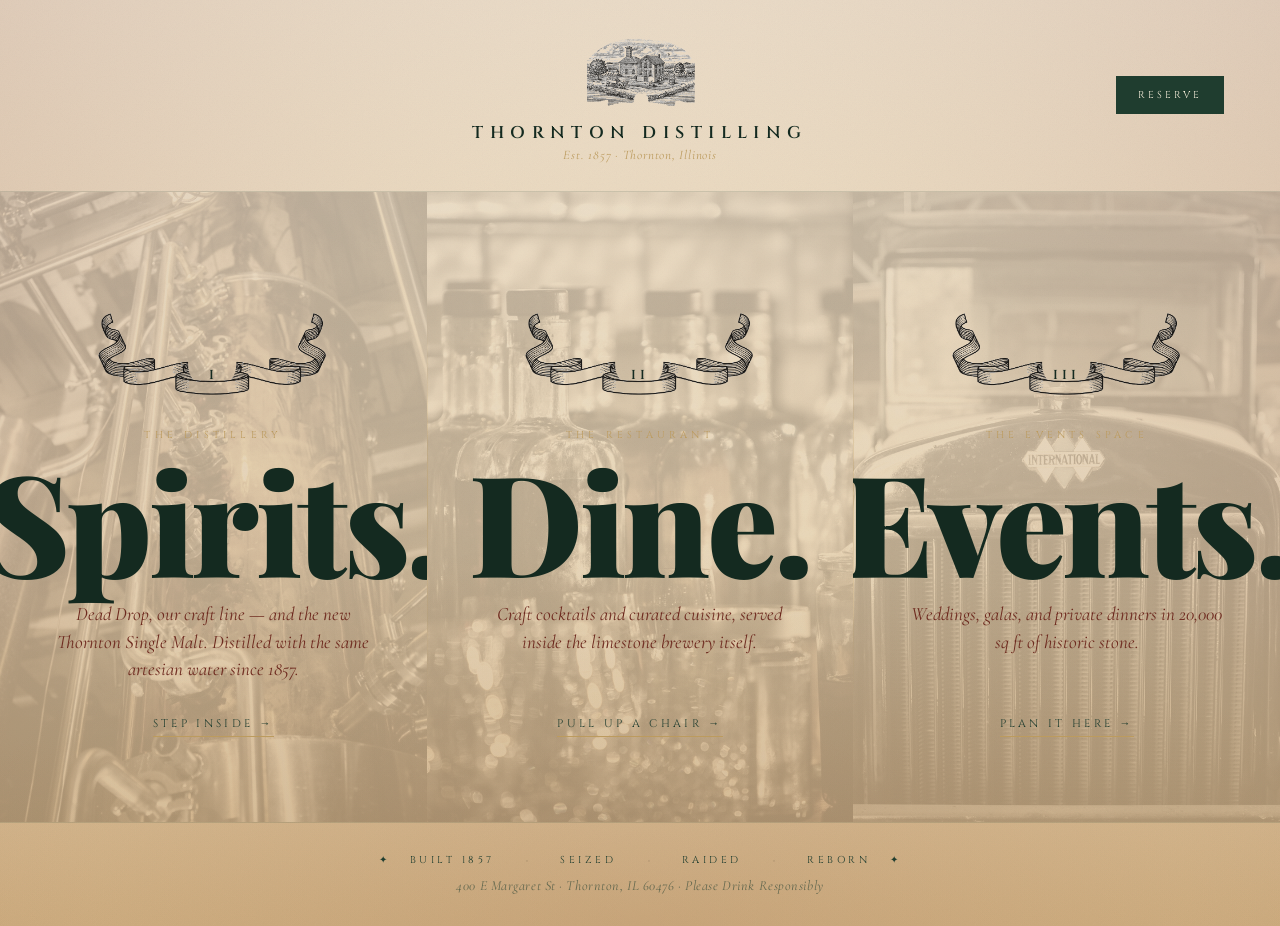
<file: website-mockups/index-cream.html>
<!DOCTYPE html>
<html lang="en">
<head>
  <meta charset="UTF-8">
  <meta name="viewport" content="width=device-width, initial-scale=1.0">
  <title>Thornton Distilling Co. — Cream Daylight Variant</title>
  <link rel="preconnect" href="https://fonts.googleapis.com">
  <link rel="preconnect" href="https://fonts.gstatic.com" crossorigin>
  <link href="https://fonts.googleapis.com/css2?family=Playfair+Display:ital,wght@0,400;0,700;0,900;1,400;1,700;1,900&family=Cormorant+Garamond:ital,wght@0,400;0,500;1,400&family=Cinzel:wght@400;600&display=swap" rel="stylesheet" media="print" onload="this.media='all'">
  <link rel="stylesheet" href="styles.css">
</head>
<body>

<section class="home-cream">
  <header class="site-header cream">
    <div></div>
    <a class="crest" href="index-cream.html">
      <img class="crest-illustration" src="assets/landscape-clean.png" alt="">
      <div class="crest-main">Thornton Distilling</div>
      <div class="crest-bottom">Est. 1857 · Thornton, Illinois</div>
    </a>
    <a class="reserve-btn" href="reserve.html">Reserve</a>
  </header>

  <div class="home-cream-doors">
    <a class="home-cream-door door-spirits" href="spirits/index.html">
      <div class="door-banner">
        <img src="assets/banner-clean.png" alt="">
        <span class="door-banner-num">I</span>
      </div>
      <div class="door-eyebrow">The Distillery</div>
      <h2 class="door-headline">Spirits.</h2>
      <p class="door-sub">Dead Drop, our craft line — and the new Thornton Single Malt. Distilled with the same artesian water since 1857.</p>
      <span class="door-enter">Step Inside →</span>
    </a>

    <a class="home-cream-door door-dine" href="restaurant/index.html">
      <div class="door-banner">
        <img src="assets/banner-clean.png" alt="">
        <span class="door-banner-num">II</span>
      </div>
      <div class="door-eyebrow">The Restaurant</div>
      <h2 class="door-headline">Dine.</h2>
      <p class="door-sub">Craft cocktails and curated cuisine, served inside the limestone brewery itself.</p>
      <span class="door-enter">Pull Up a Chair →</span>
    </a>

    <a class="home-cream-door door-events" href="events/index.html">
      <div class="door-banner">
        <img src="assets/banner-clean.png" alt="">
        <span class="door-banner-num">III</span>
      </div>
      <div class="door-eyebrow">The Events Space</div>
      <h2 class="door-headline">Events.</h2>
      <p class="door-sub">Weddings, galas, and private dinners in 20,000 sq ft of historic stone.</p>
      <span class="door-enter">Plan It Here →</span>
    </a>
  </div>

  <footer class="site-footer cream">
    ✦ &nbsp; Built 1857 &nbsp; <em>·</em> &nbsp; Seized &nbsp; <em>·</em> &nbsp; Raided &nbsp; <em>·</em> &nbsp; Reborn &nbsp; ✦
    <span class="address">400 E Margaret St · Thornton, IL 60476 · Please Drink Responsibly</span>
  </footer>
</section>

</body>
</html>
</file>
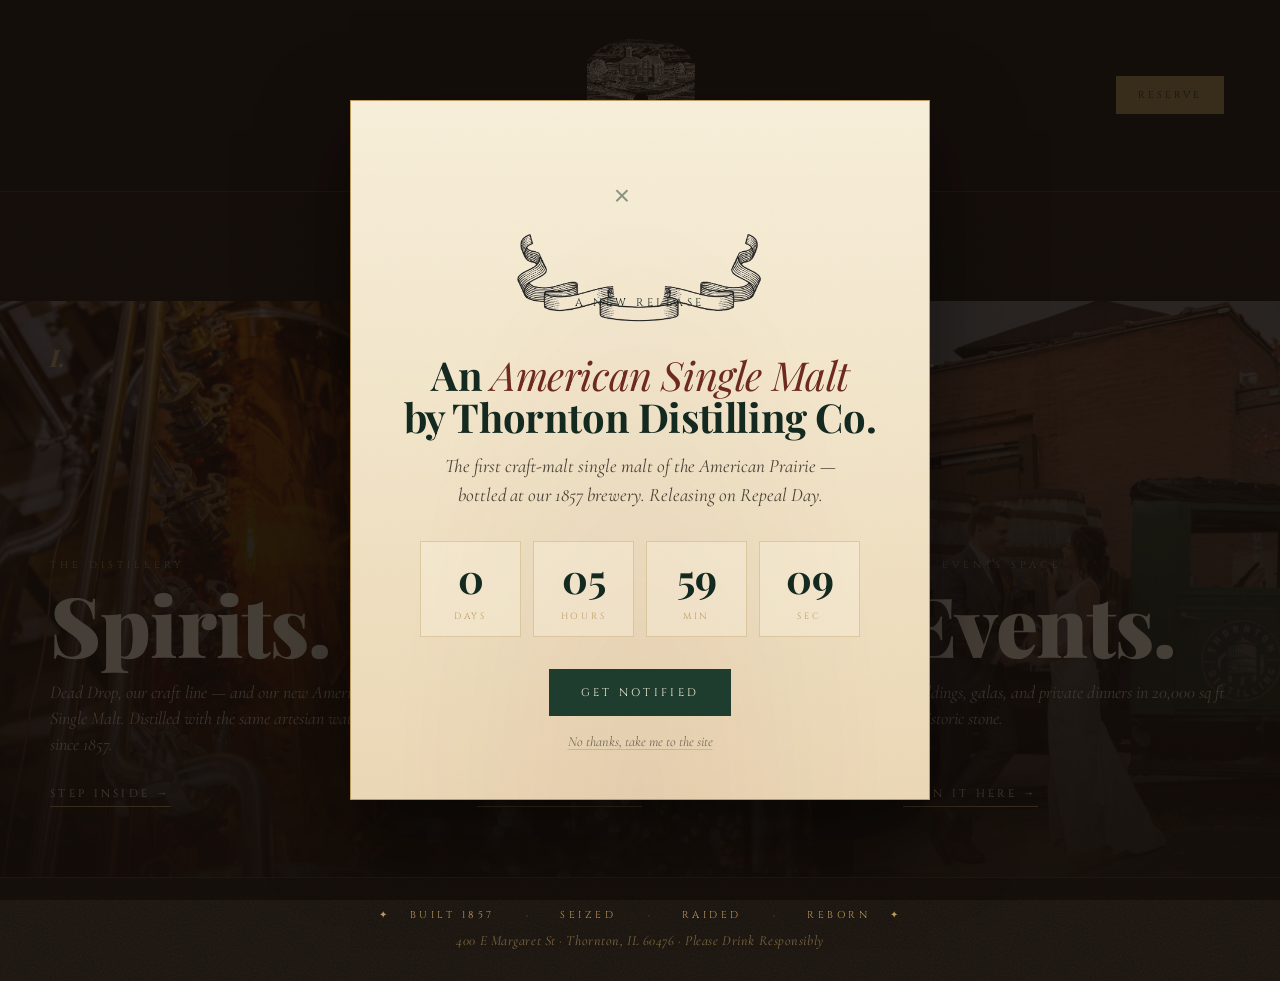
<file: website-mockups/index-v1-doors.html>
<!DOCTYPE html>
<html lang="en">
<head>
  <meta charset="UTF-8">
  <meta name="viewport" content="width=device-width, initial-scale=1.0">
  <title>Thornton Distilling Co. — Illinois' oldest standing brewery</title>
  <link rel="preconnect" href="https://fonts.googleapis.com">
  <link rel="preconnect" href="https://fonts.gstatic.com" crossorigin>
  <link href="https://fonts.googleapis.com/css2?family=Playfair+Display:ital,wght@0,400;0,700;0,900;1,400;1,700;1,900&family=Cormorant+Garamond:ital,wght@0,400;0,500;1,400&family=Cinzel:wght@400;600&display=swap" rel="stylesheet" media="print" onload="this.media='all'">
  <link rel="stylesheet" href="styles.css">
</head>
<body style="background: var(--ink);">

<section class="home-hero">
  <header class="site-header dark">
    <div></div>
    <a class="crest" href="index.html">
      <img class="crest-illustration" src="assets/landscape-clean.png" alt="">
      <div class="crest-main">Thornton Distilling</div>
      <div class="crest-bottom">Est. 1857 · Thornton, Illinois</div>
    </a>
    <a class="reserve-btn" href="reserve.html">Reserve</a>
  </header>

  <div class="home-tagline">
    <div class="home-tagline-mark">Built 1857 · Reborn 2019</div>
    <p class="home-tagline-line">Three doors. <em>One historic home.</em></p>
  </div>

  <div class="home-doors">
    <a class="home-door door-spirits" href="spirits/index.html">
      <span class="door-num">I.</span>
      <div class="door-eyebrow">The Distillery</div>
      <h2 class="door-headline">Spirits.</h2>
      <p class="door-sub">Dead Drop, our craft line — and our new American Single Malt. Distilled with the same artesian water since 1857.</p>
      <span class="door-enter">Step Inside →</span>
    </a>

    <a class="home-door door-dine" href="restaurant/index.html">
      <span class="door-num">II.</span>
      <div class="door-eyebrow">The Restaurant</div>
      <h2 class="door-headline">Dine.</h2>
      <p class="door-sub">Craft cocktails and curated cuisine, served inside the limestone brewery itself.</p>
      <span class="door-enter">Pull Up a Chair →</span>
    </a>

    <a class="home-door door-events" href="events/index.html">
      <span class="door-num">III.</span>
      <div class="door-eyebrow">The Events Space</div>
      <h2 class="door-headline">Events.</h2>
      <p class="door-sub">Weddings, galas, and private dinners in 20,000 sq ft of historic stone.</p>
      <span class="door-enter">Plan It Here →</span>
    </a>
  </div>

  <footer class="site-footer dark">
    ✦ &nbsp; Built 1857 &nbsp; <em>·</em> &nbsp; Seized &nbsp; <em>·</em> &nbsp; Raided &nbsp; <em>·</em> &nbsp; Reborn &nbsp; ✦
    <span class="address">400 E Margaret St · Thornton, IL 60476 · Please Drink Responsibly</span>
  </footer>
</section>

<script src="asm-popup.js" data-base="" data-release="2026-12-05T00:00:00"></script>

</body>
</html>
</file>
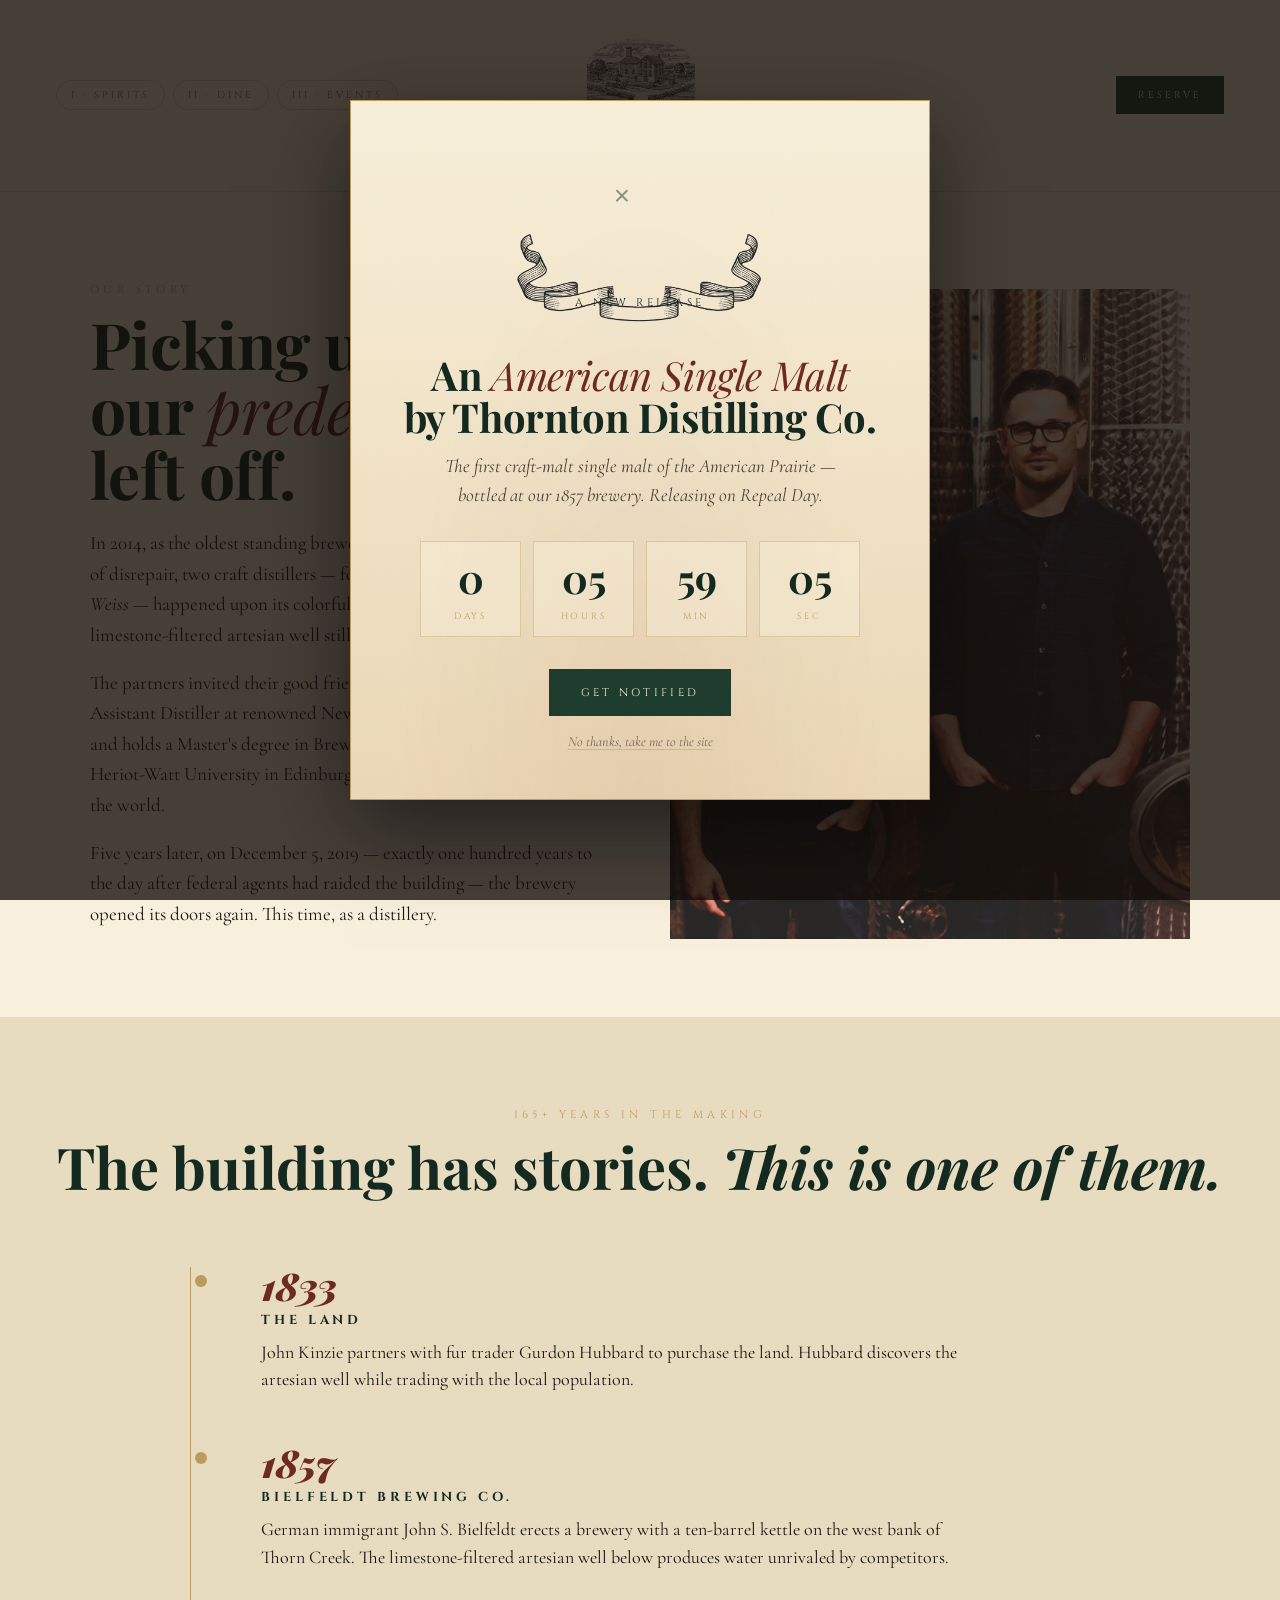
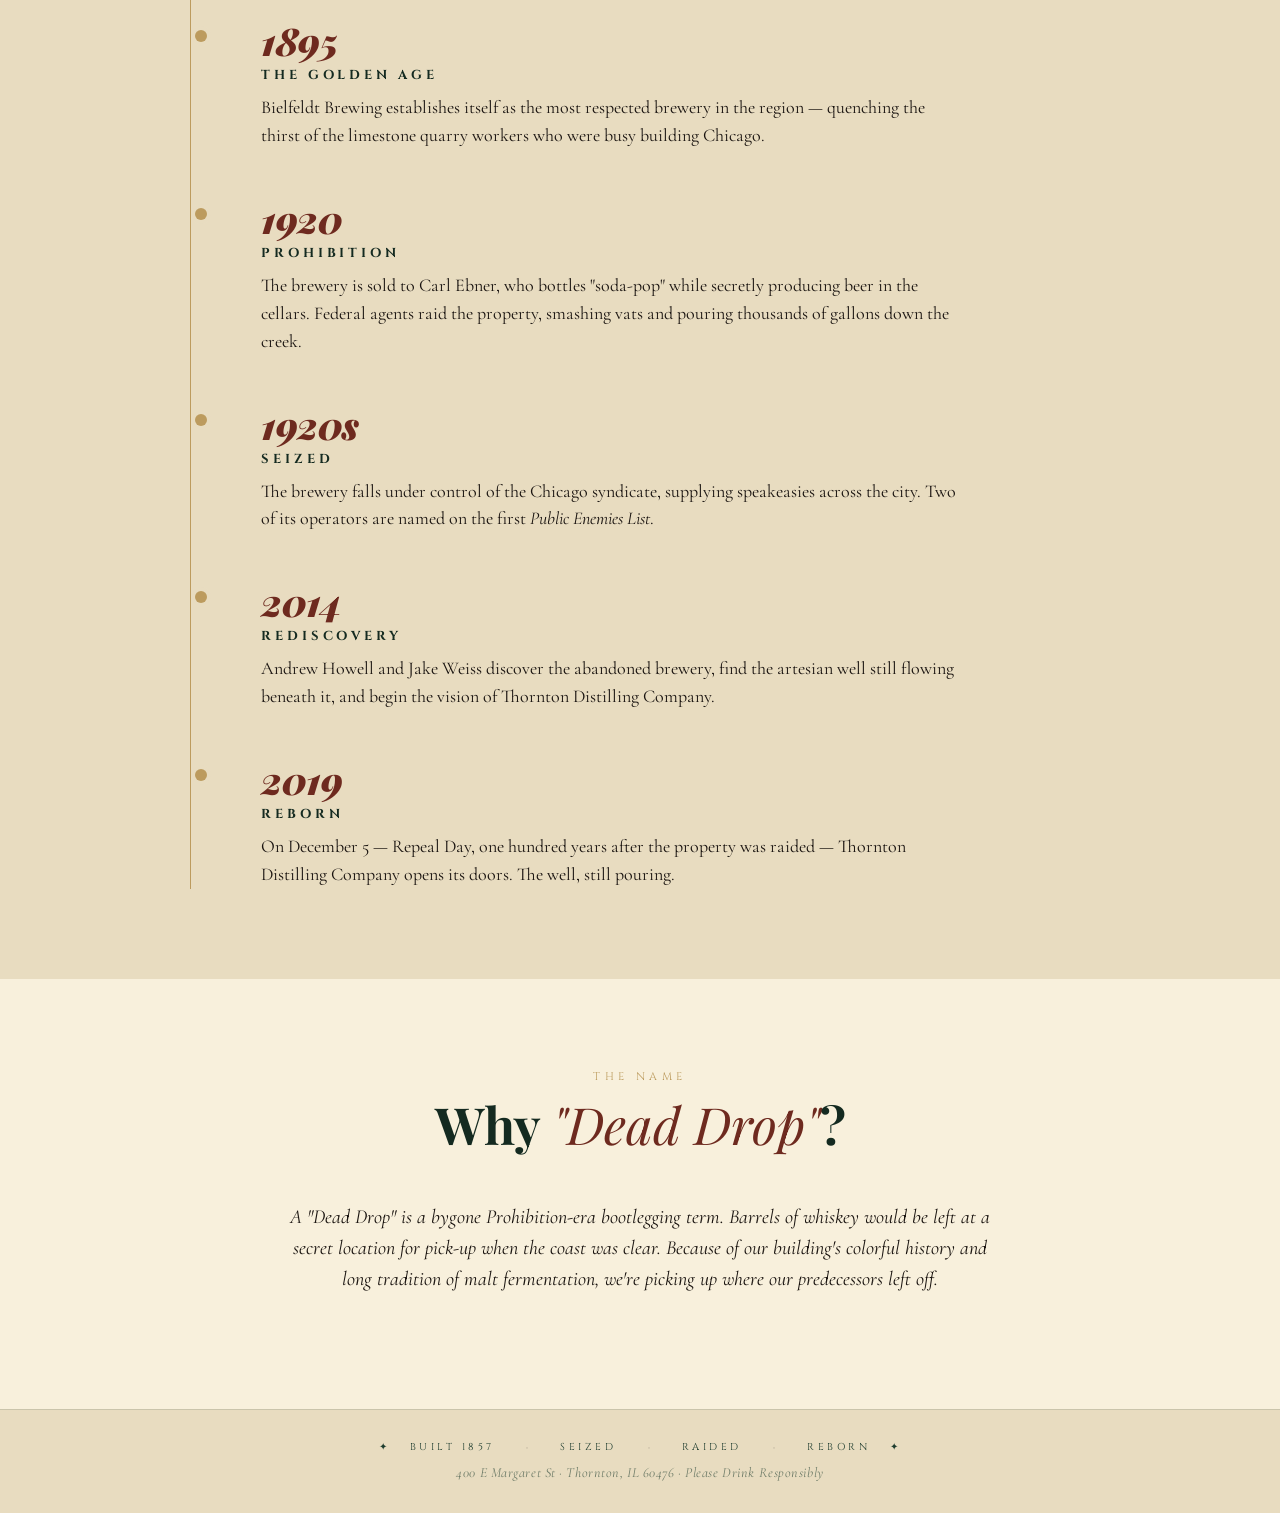
<file: website-mockups/our-story.html>
<!DOCTYPE html>
<html lang="en">
<head>
  <meta charset="UTF-8">
  <meta name="viewport" content="width=device-width, initial-scale=1.0">
  <title>Our Story — Thornton Distilling Co.</title>
  <link rel="preconnect" href="https://fonts.googleapis.com">
  <link rel="preconnect" href="https://fonts.gstatic.com" crossorigin>
  <link href="https://fonts.googleapis.com/css2?family=Playfair+Display:ital,wght@0,400;0,700;0,900;1,400;1,700;1,900&family=Cormorant+Garamond:ital,wght@0,400;0,500;1,400&family=Cinzel:wght@400;600&display=swap" rel="stylesheet" media="print" onload="this.media='all'">
  <link rel="stylesheet" href="styles.css">
</head>
<body>

<header class="site-header cream">
  <nav class="subpage-nav">
    <a href="spirits/index.html">I · Spirits</a>
    <a href="restaurant/index.html">II · Dine</a>
    <a href="events/index.html">III · Events</a>
  </nav>
  <a class="crest" href="index.html">
    <img class="crest-illustration" src="assets/landscape-clean.png" alt="">
    <div class="crest-main">Thornton Distilling</div>
    <div class="crest-bottom">Est. 1857 · Thornton, Illinois</div>
  </a>
  <a class="reserve-btn" href="reserve.html">Reserve</a>
</header>

<section class="story-intro">
  <div class="story-intro-inner">
    <div class="story-intro-text">
      <div class="section-eyebrow">Our Story</div>
      <h1>Picking up where our <em>predecessors</em> left off.</h1>
      <p>In 2014, as the oldest standing brewery in Illinois sat in a blighted state of disrepair, two craft distillers — founders <em>Andrew Howell</em> and <em>Jake Weiss</em> — happened upon its colorful history and discovered the historic limestone-filtered artesian well still flowed.</p>
      <p>The partners invited their good friend <em>Ari Klafter</em> to join them. Ari was Assistant Distiller at renowned New England rum distillery Privateer, and holds a Master's degree in Brewing &amp; Distilling Science from Heriot-Watt University in Edinburgh — the top distilling program in the world.</p>
      <p>Five years later, on December 5, 2019 — exactly one hundred years to the day after federal agents had raided the building — the brewery opened its doors again. This time, as a distillery.</p>
    </div>
    <div class="story-intro-image">
      <img src="assets/photos/founders-ari-andy.jpg" alt="Founders Ari Klafter and Andrew Howell">
    </div>
  </div>
</section>

<section class="timeline">
  <div class="timeline-header">
    <div class="section-eyebrow">165+ Years in the Making</div>
    <h2>The building has stories. <em>This is one of them.</em></h2>
  </div>
  <div class="timeline-list">

    <div class="timeline-item">
      <div class="timeline-year">1833</div>
      <h3>The Land</h3>
      <p>John Kinzie partners with fur trader Gurdon Hubbard to purchase the land. Hubbard discovers the artesian well while trading with the local population.</p>
    </div>

    <div class="timeline-item">
      <div class="timeline-year">1857</div>
      <h3>Bielfeldt Brewing Co.</h3>
      <p>German immigrant John S. Bielfeldt erects a brewery with a ten-barrel kettle on the west bank of Thorn Creek. The limestone-filtered artesian well below produces water unrivaled by competitors.</p>
    </div>

    <div class="timeline-item">
      <div class="timeline-year">1895</div>
      <h3>The Golden Age</h3>
      <p>Bielfeldt Brewing establishes itself as the most respected brewery in the region — quenching the thirst of the limestone quarry workers who were busy building Chicago.</p>
    </div>

    <div class="timeline-item">
      <div class="timeline-year">1920</div>
      <h3>Prohibition</h3>
      <p>The brewery is sold to Carl Ebner, who bottles "soda-pop" while secretly producing beer in the cellars. Federal agents raid the property, smashing vats and pouring thousands of gallons down the creek.</p>
    </div>

    <div class="timeline-item">
      <div class="timeline-year">1920s</div>
      <h3>Seized</h3>
      <p>The brewery falls under control of the Chicago syndicate, supplying speakeasies across the city. Two of its operators are named on the first <em>Public Enemies List</em>.</p>
    </div>

    <div class="timeline-item">
      <div class="timeline-year">2014</div>
      <h3>Rediscovery</h3>
      <p>Andrew Howell and Jake Weiss discover the abandoned brewery, find the artesian well still flowing beneath it, and begin the vision of Thornton Distilling Company.</p>
    </div>

    <div class="timeline-item">
      <div class="timeline-year">2019</div>
      <h3>Reborn</h3>
      <p>On December 5 — Repeal Day, one hundred years after the property was raided — Thornton Distilling Company opens its doors. The well, still pouring.</p>
    </div>

  </div>
</section>

<section class="info-section">
  <div class="section-eyebrow">The Name</div>
  <h2>Why <em>"Dead Drop"</em>?</h2>
  <div class="info-grid" style="grid-template-columns: 1fr; max-width: 700px;">
    <div class="info-block" style="text-align: center;">
      <p style="font-size: 20px; font-style: italic; color: var(--ink);">A "Dead Drop" is a bygone Prohibition-era bootlegging term. Barrels of whiskey would be left at a secret location for pick-up when the coast was clear. Because of our building's colorful history and long tradition of malt fermentation, we're picking up where our predecessors left off.</p>
    </div>
  </div>
</section>

<footer class="site-footer cream">
  ✦ &nbsp; Built 1857 &nbsp; <em>·</em> &nbsp; Seized &nbsp; <em>·</em> &nbsp; Raided &nbsp; <em>·</em> &nbsp; Reborn &nbsp; ✦
  <span class="address">400 E Margaret St · Thornton, IL 60476 · Please Drink Responsibly</span>
</footer>

<script src="asm-popup.js" data-base="" data-release="2026-12-05T00:00:00"></script>

</body>
</html>
</file>
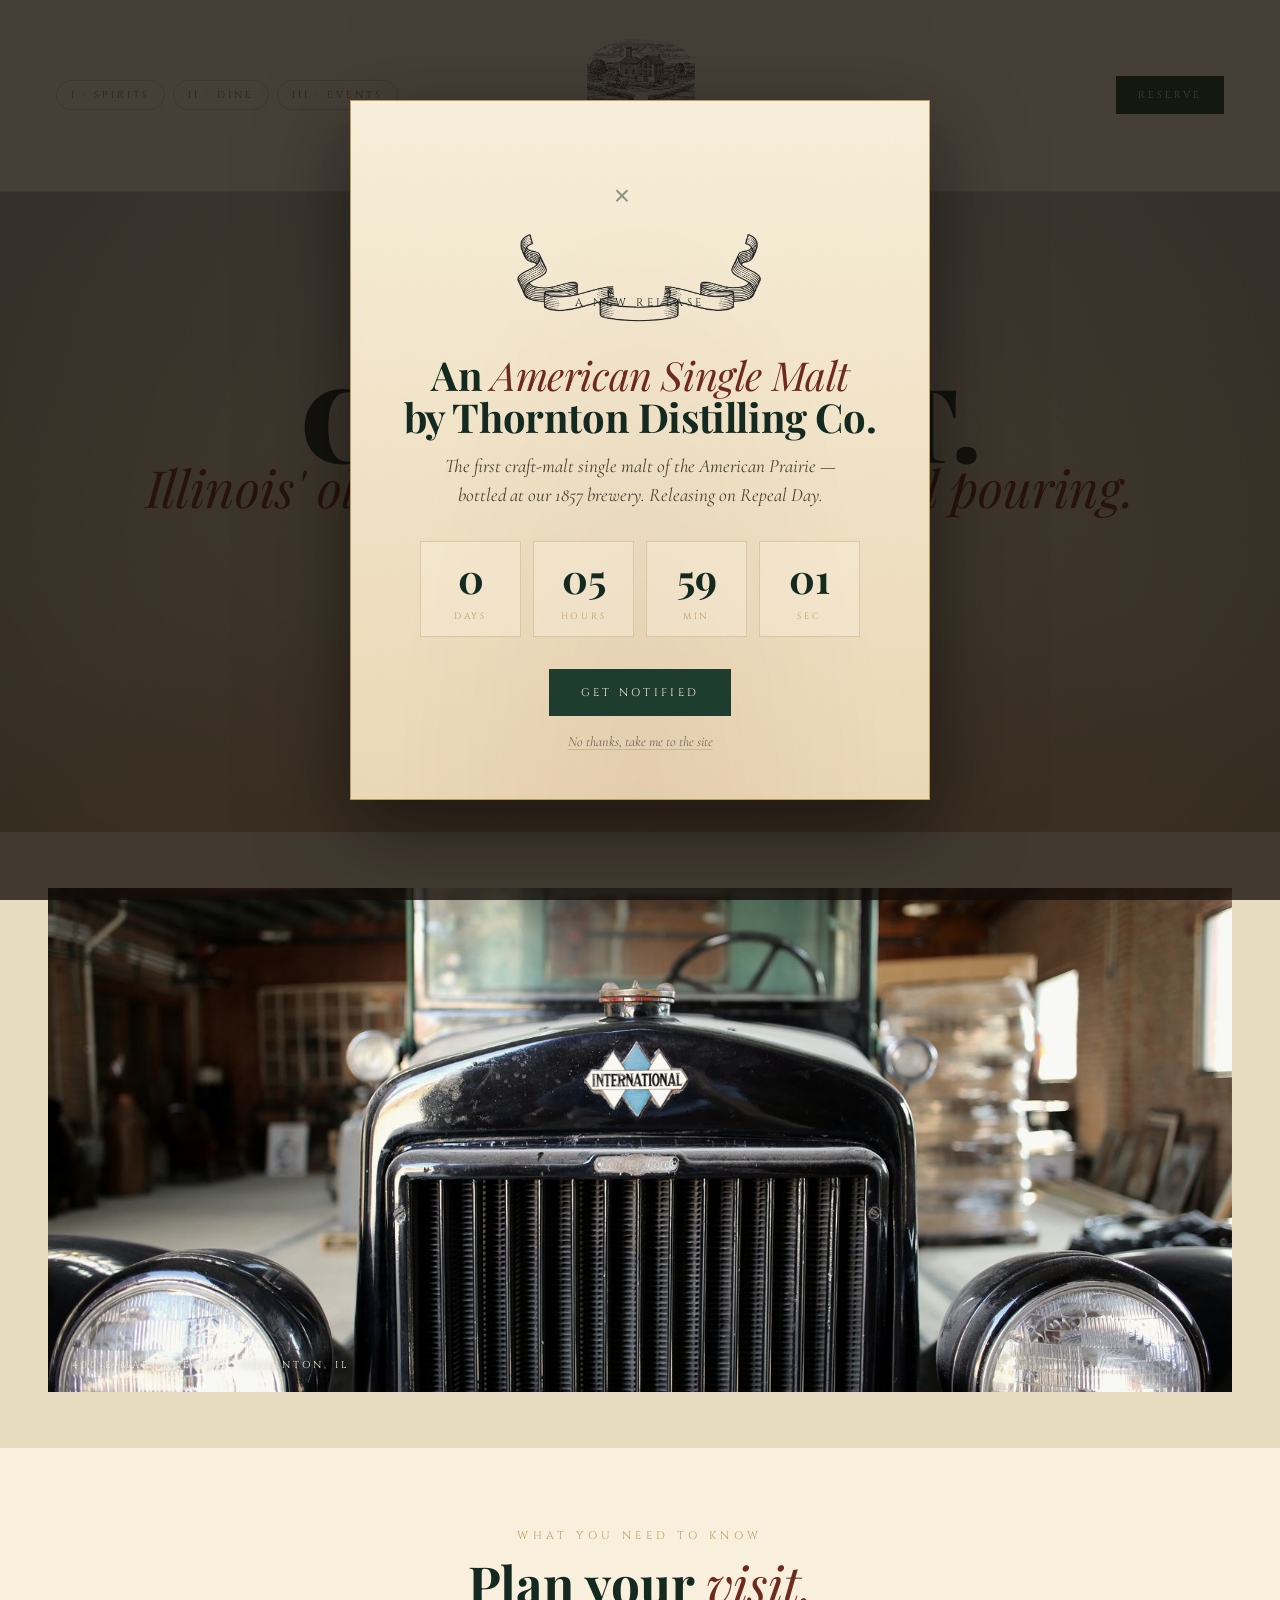
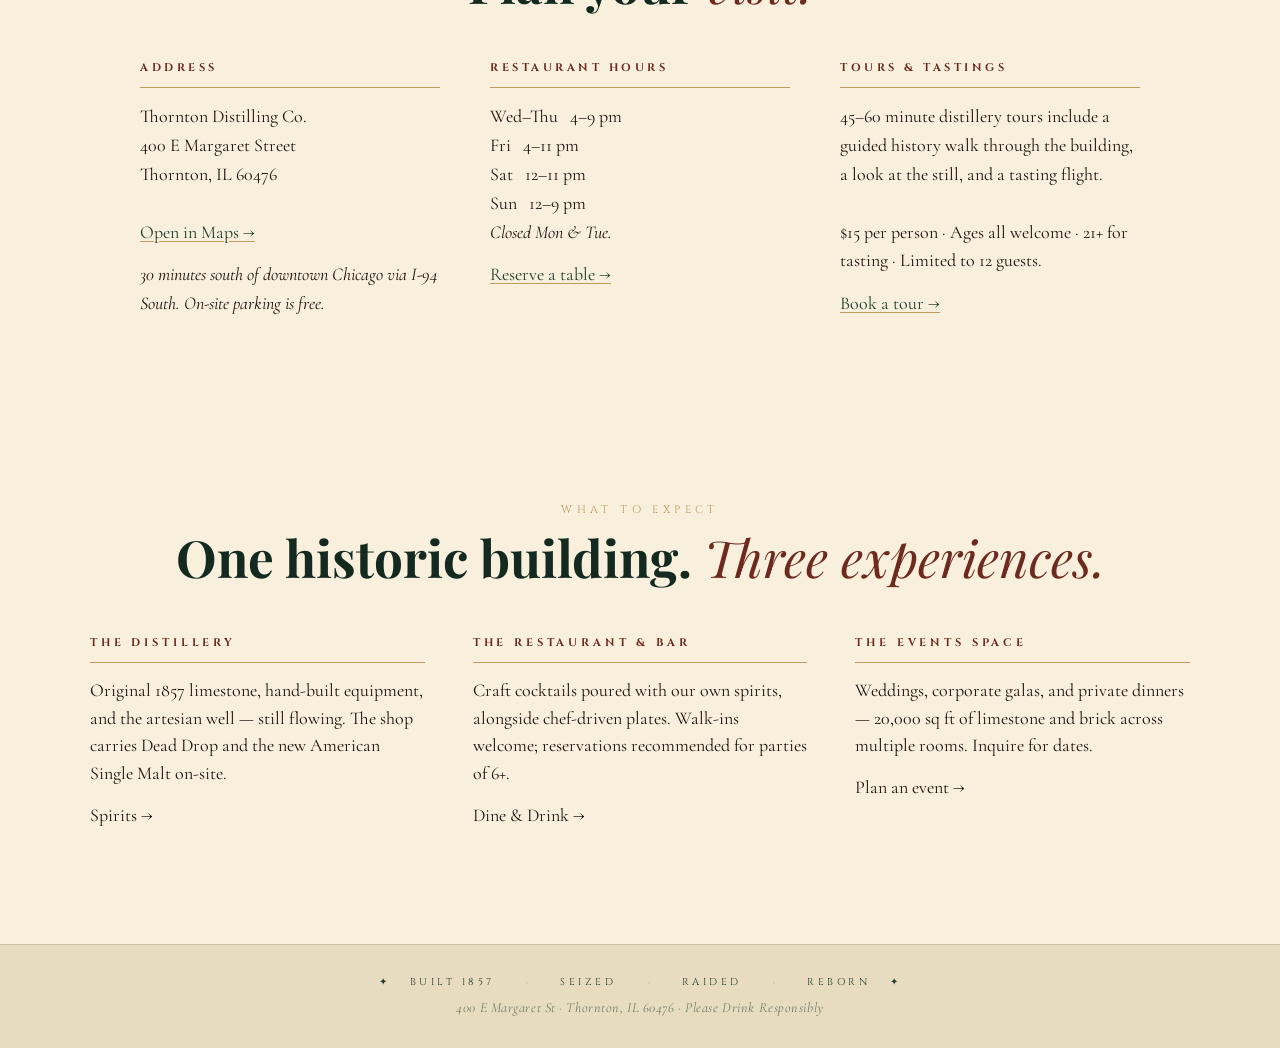
<file: website-mockups/visit.html>
<!DOCTYPE html>
<html lang="en">
<head>
  <meta charset="UTF-8">
  <meta name="viewport" content="width=device-width, initial-scale=1.0">
  <title>Visit — Thornton Distilling Co.</title>
  <link rel="preconnect" href="https://fonts.googleapis.com">
  <link rel="preconnect" href="https://fonts.gstatic.com" crossorigin>
  <link href="https://fonts.googleapis.com/css2?family=Playfair+Display:ital,wght@0,400;0,700;0,900;1,400;1,700;1,900&family=Cormorant+Garamond:ital,wght@0,400;0,500;1,400&family=Cinzel:wght@400;600&display=swap" rel="stylesheet" media="print" onload="this.media='all'">
  <link rel="stylesheet" href="styles.css">
</head>
<body>

<header class="site-header cream">
  <nav class="subpage-nav">
    <a href="spirits/index.html">I · Spirits</a>
    <a href="restaurant/index.html">II · Dine</a>
    <a href="events/index.html">III · Events</a>
  </nav>
  <a class="crest" href="index.html">
    <img class="crest-illustration" src="assets/landscape-clean.png" alt="">
    <div class="crest-main">Thornton Distilling</div>
    <div class="crest-bottom">Est. 1857 · Thornton, Illinois</div>
  </a>
  <a class="reserve-btn" href="reserve.html">Reserve</a>
</header>

<section class="bold-hero" style="min-height: calc(80vh - 80px);">
  <div class="bold-hero-inner">
    <div class="bold-hero-eyebrow">Plan Your Visit</div>
    <h1 class="bold-hero-headline" style="font-size: clamp(50px, 8vw, 130px);">
      COME SEE IT.
      <span class="italic">Illinois' oldest standing brewery, still pouring.</span>
    </h1>
    <p class="bold-hero-substory">
      Drop in for a cocktail, book a tour, or just walk the limestone halls.
      Located 30 minutes south of downtown Chicago in the village of Thornton.
    </p>
  </div>
</section>

<section class="feature-band">
  <div class="feature-band-inner">
    <img src="assets/photos/door-events.jpg" alt="The historic Thornton brewery">
    <span class="caption">400 E Margaret St · Thornton, IL</span>
  </div>
</section>

<section class="detail-section">
  <div class="section-eyebrow">What You Need to Know</div>
  <h2>Plan your <em>visit.</em></h2>
  <div class="detail-grid three">

    <div class="detail-card">
      <h3>Address</h3>
      <address>
        Thornton Distilling Co.<br>
        400 E Margaret Street<br>
        Thornton, IL 60476<br><br>
        <a href="https://maps.google.com/?q=400+E+Margaret+St+Thornton+IL+60476" target="_blank">Open in Maps →</a>
      </address>
      <p><em>30 minutes south of downtown Chicago via I-94 South. On-site parking is free.</em></p>
    </div>

    <div class="detail-card">
      <h3>Restaurant Hours</h3>
      <p>
        Wed–Thu &nbsp; 4–9 pm<br>
        Fri &nbsp; 4–11 pm<br>
        Sat &nbsp; 12–11 pm<br>
        Sun &nbsp; 12–9 pm<br>
        <em>Closed Mon &amp; Tue.</em>
      </p>
      <p><a href="reserve.html">Reserve a table →</a></p>
    </div>

    <div class="detail-card">
      <h3>Tours &amp; Tastings</h3>
      <p>
        45–60 minute distillery tours include a guided history walk through the building, a look at the still, and a tasting flight.<br><br>
        $15 per person · Ages all welcome · 21+ for tasting · Limited to 12 guests.
      </p>
      <p><a href="tours.html">Book a tour →</a></p>
    </div>

  </div>
</section>

<section class="info-section">
  <div class="section-eyebrow">What to Expect</div>
  <h2>One historic building. <em>Three experiences.</em></h2>
  <div class="info-grid">
    <div class="info-block">
      <h3>The Distillery</h3>
      <p>Original 1857 limestone, hand-built equipment, and the artesian well — still flowing. The shop carries Dead Drop and the new American Single Malt on-site.</p>
      <p><a href="spirits/index.html">Spirits →</a></p>
    </div>
    <div class="info-block">
      <h3>The Restaurant &amp; Bar</h3>
      <p>Craft cocktails poured with our own spirits, alongside chef-driven plates. Walk-ins welcome; reservations recommended for parties of 6+.</p>
      <p><a href="restaurant/index.html">Dine &amp; Drink →</a></p>
    </div>
    <div class="info-block">
      <h3>The Events Space</h3>
      <p>Weddings, corporate galas, and private dinners — 20,000 sq ft of limestone and brick across multiple rooms. Inquire for dates.</p>
      <p><a href="events/index.html">Plan an event →</a></p>
    </div>
  </div>
</section>

<footer class="site-footer cream">
  ✦ &nbsp; Built 1857 &nbsp; <em>·</em> &nbsp; Seized &nbsp; <em>·</em> &nbsp; Raided &nbsp; <em>·</em> &nbsp; Reborn &nbsp; ✦
  <span class="address">400 E Margaret St · Thornton, IL 60476 · Please Drink Responsibly</span>
</footer>

<script src="asm-popup.js" data-base="" data-release="2026-12-05T00:00:00"></script>

</body>
</html>
</file>
<file: website-mockups/styles.css>
/* =============================================================
   Thornton Distilling Co. — design system (mockup)
   ============================================================= */

:root {
  --cream: #F2E8D2;
  --cream-light: #F8F0DC;
  --cream-deep: #E8DCC0;
  --forest: #1F3D2F;
  --forest-deep: #142A20;
  --gold: #BC9B5E;
  --gold-bright: #D4B377;
  --brick: #6E2A1F;
  --ink: #1A1410;
}

* { box-sizing: border-box; }
html, body { margin: 0; padding: 0; }
body {
  font-family: 'Cormorant Garamond', serif;
  background: var(--cream-light);
  color: var(--ink);
  -webkit-font-smoothing: antialiased;
}
a { color: inherit; text-decoration: none; }
img { display: block; max-width: 100%; }

/* =============================================================
   Shared header / footer
   ============================================================= */

.site-header {
  position: relative;
  z-index: 10;
  display: grid;
  grid-template-columns: 1fr auto 1fr;
  align-items: center;
  padding: 28px 56px;
  border-bottom: 1px solid rgba(212, 179, 119, 0.22);
}
.site-header.dark { background: var(--ink); color: var(--cream-light); }
.site-header.cream { background: var(--cream-light); color: var(--ink); border-bottom-color: rgba(31, 61, 47, 0.15); }

.site-header .crest {
  text-align: center;
  line-height: 1.1;
}
.site-header .crest-illustration {
  display: block;
  margin: 0 auto 8px;
  width: 130px;
  height: auto;
}
.site-header.dark .crest-illustration {
  filter: invert(0.92) sepia(0.45) saturate(0.85) brightness(1.05) hue-rotate(-10deg);
  opacity: 0.9;
}
.site-header.cream .crest-illustration {
  opacity: 0.88;
}
.site-header .crest-main {
  font-family: 'Cinzel', serif;
  font-weight: 600;
  font-size: 17px;
  letter-spacing: 0.38em;
  text-transform: uppercase;
}
.site-header.dark .crest-main { color: var(--cream-light); }
.site-header.cream .crest-main { color: var(--forest-deep); }
.site-header .crest-bottom {
  font-family: 'Cormorant Garamond', serif;
  font-style: italic;
  font-size: 13px;
  margin-top: 6px;
  letter-spacing: 0.06em;
}
.site-header.dark .crest-bottom { color: rgba(212, 179, 119, 0.7); }
.site-header.cream .crest-bottom { color: var(--gold); }

/* Reserve CTA (right slot) */
.site-header .reserve-btn {
  justify-self: end;
  font-family: 'Cinzel', serif;
  font-size: 10px;
  letter-spacing: 0.3em;
  text-transform: uppercase;
  padding: 12px 22px;
  cursor: pointer;
}
.site-header.dark .reserve-btn { background: var(--gold); color: var(--forest-deep); }
.site-header.cream .reserve-btn { background: var(--forest); color: var(--cream-light); }

/* Subpage nav — persistent I/II/III toggle (left slot on subpages) */
.subpage-nav {
  display: flex;
  align-items: center;
  gap: 8px;
  font-family: 'Cinzel', serif;
  font-size: 10px;
  letter-spacing: 0.3em;
  text-transform: uppercase;
}
.subpage-nav a {
  padding: 7px 14px;
  border: 1px solid transparent;
  border-radius: 100px;
  transition: all 0.3s ease;
  cursor: pointer;
}
.site-header.dark .subpage-nav a { color: rgba(248, 240, 220, 0.7); border-color: rgba(212, 179, 119, 0.3); }
.site-header.dark .subpage-nav a:hover { color: var(--gold-bright); border-color: var(--gold); }
.site-header.dark .subpage-nav a.active { color: var(--cream-light); border-color: var(--gold); background: rgba(188, 155, 94, 0.15); }
.site-header.cream .subpage-nav a { color: rgba(26, 20, 16, 0.6); border-color: rgba(31, 61, 47, 0.2); }
.site-header.cream .subpage-nav a:hover { color: var(--forest); border-color: var(--forest); }
.site-header.cream .subpage-nav a.active { color: var(--forest-deep); border-color: var(--forest); background: rgba(31, 61, 47, 0.08); }

/* Site footer (cross-page) */
.site-footer {
  padding: 30px 48px 32px;
  text-align: center;
  font-family: 'Cinzel', serif;
  font-size: 10px;
  letter-spacing: 0.35em;
  text-transform: uppercase;
  border-top: 1px solid rgba(212, 179, 119, 0.22);
}
.site-footer.dark { background: var(--ink); color: var(--gold); }
.site-footer.cream { background: var(--cream-deep); color: var(--forest); border-top-color: rgba(31, 61, 47, 0.15); }
.site-footer em {
  font-family: 'Cormorant Garamond', serif;
  font-style: italic;
  letter-spacing: 0.04em;
  text-transform: none;
  margin: 0 12px;
}
.site-footer.dark em { color: rgba(248, 240, 220, 0.6); }
.site-footer.cream em { color: rgba(26, 20, 16, 0.55); }
.site-footer .address {
  display: block;
  margin-top: 10px;
  font-family: 'Cormorant Garamond', serif;
  font-style: italic;
  font-size: 14px;
  letter-spacing: 0.04em;
  text-transform: none;
  opacity: 0.6;
}

/* =============================================================
   HOMEPAGE — three-door landing
   ============================================================= */

.home-hero {
  background:
    radial-gradient(ellipse at center, rgba(31, 61, 47, 0.18) 0%, transparent 55%),
    linear-gradient(180deg, #1A1410 0%, #0c0907 100%);
  color: var(--cream-light);
  min-height: 100vh;
  display: flex;
  flex-direction: column;
  position: relative;
  isolation: isolate;
  overflow: hidden;
}
/* Unified Noble brewery watermark spanning the full hero — visually ties the doors together */
.home-hero::before {
  content: '';
  position: absolute;
  bottom: 6%;
  left: 50%;
  transform: translateX(-50%);
  width: 92%;
  height: 52%;
  background-image: url('assets/landscape-clean.png');
  background-position: center bottom;
  background-repeat: no-repeat;
  background-size: contain;
  opacity: 0.06;
  filter: invert(1) sepia(0.4) saturate(0.6);
  pointer-events: none;
  z-index: 1;
}
.home-hero::after {
  content: '';
  position: absolute;
  inset: 0;
  background-image: url("data:image/svg+xml;utf8,<svg xmlns='http://www.w3.org/2000/svg' width='260' height='260'><filter id='hnz'><feTurbulence type='fractalNoise' baseFrequency='0.6' numOctaves='3' seed='5'/><feColorMatrix values='0 0 0 0 0.9  0 0 0 0 0.75  0 0 0 0 0.45  0 0 0 0.05 0'/></filter><rect width='100%' height='100%' filter='url(%23hnz)'/></svg>");
  pointer-events: none;
  z-index: 1;
}
/* Slim atmospheric brand-moment band between header and doors */
.home-tagline {
  position: relative;
  z-index: 3;
  text-align: center;
  padding: 28px 24px 22px;
}
.home-tagline-mark {
  display: inline-flex;
  align-items: center;
  gap: 22px;
  font-family: 'Cinzel', serif;
  font-size: 10px;
  letter-spacing: 0.45em;
  color: var(--gold);
  text-transform: uppercase;
  margin-bottom: 12px;
}
.home-tagline-mark::before,
.home-tagline-mark::after {
  content: '';
  width: 56px;
  height: 1px;
  background: linear-gradient(90deg, transparent, var(--gold), transparent);
}
.home-tagline-line {
  font-family: 'Cormorant Garamond', serif;
  font-style: italic;
  font-size: 22px;
  color: rgba(248, 240, 220, 0.78);
  letter-spacing: 0.01em;
  margin: 0;
}
.home-tagline-line em {
  color: var(--gold-bright);
  font-style: italic;
}

.home-doors {
  flex: 1;
  display: grid;
  grid-template-columns: 1fr 1fr 1fr;
  min-height: 64vh;
  position: relative;
  z-index: 2;
}

/* Soft entrance — content fades up on load, staggered per door */
@keyframes home-fade-up {
  from { opacity: 0; transform: translateY(24px); }
  to   { opacity: 1; transform: translateY(0); }
}
.home-hero .site-header,
.home-tagline,
.home-door,
.home-hero .site-footer {
  opacity: 0;
  animation: home-fade-up 0.95s cubic-bezier(.22,.61,.36,1) forwards;
}
.home-hero .site-header { animation-delay: 0.05s; }
.home-tagline           { animation-delay: 0.35s; }
.home-door:nth-child(1) { animation-delay: 0.55s; }
.home-door:nth-child(2) { animation-delay: 0.70s; }
.home-door:nth-child(3) { animation-delay: 0.85s; }
.home-hero .site-footer { animation-delay: 1.10s; }
.home-door {
  position: relative;
  display: flex;
  flex-direction: column;
  justify-content: flex-end;
  padding: 60px 50px 70px;
  overflow: hidden;
  cursor: pointer;
  isolation: isolate;
  text-decoration: none;
  color: var(--cream-light);
  transition: all 0.5s ease;
}
.home-door::before {
  content: '';
  position: absolute;
  inset: -2% -10%;
  z-index: -2;
  background-size: cover;
  background-position: center;
  transition: transform 1.1s ease, filter 0.6s ease;
  /* Edge-fade the photo so doors BLEED into each other (no hard borders) */
  -webkit-mask-image: linear-gradient(90deg, transparent 0%, black 22%, black 78%, transparent 100%);
  mask-image: linear-gradient(90deg, transparent 0%, black 22%, black 78%, transparent 100%);
  /* Slow Ken-Burns motion so the page feels alive */
  animation: home-door-ken 24s ease-in-out infinite alternate;
}
.home-door:nth-child(2)::before { animation-duration: 26s; animation-delay: -8s; }
.home-door:nth-child(3)::before { animation-duration: 22s; animation-delay: -16s; }
@keyframes home-door-ken {
  0%   { transform: scale(1) translate(0, 0); }
  100% { transform: scale(1.08) translate(-1.5%, -1%); }
}
.home-door:hover::before { animation-play-state: paused; transform: scale(1.07); filter: brightness(1.15); }
.home-door:first-child::before {
  -webkit-mask-image: linear-gradient(90deg, black 0%, black 78%, transparent 100%);
  mask-image: linear-gradient(90deg, black 0%, black 78%, transparent 100%);
}
.home-door:last-child::before {
  -webkit-mask-image: linear-gradient(90deg, transparent 0%, black 22%, black 100%);
  mask-image: linear-gradient(90deg, transparent 0%, black 22%, black 100%);
}
.home-door::after {
  content: '';
  position: absolute;
  inset: 0;
  z-index: -1;
  background: linear-gradient(180deg, rgba(20, 14, 10, 0.42) 0%, rgba(20, 14, 10, 0.88) 100%);
  transition: opacity 0.6s ease;
}
.home-door:hover::before { transform: scale(1.06); filter: brightness(1.15); }
.home-door:hover::after { opacity: 0.55; }
.home-doors:hover .home-door { filter: brightness(0.45) saturate(0.65); }
.home-doors:hover .home-door:hover { filter: brightness(1) saturate(1); }

.home-door.door-spirits::before { background-image: url('assets/photos/door-spirits.jpg'); }
.home-door.door-dine::before { background-image: url('assets/photos/door-dine.jpg'); }
.home-door.door-events::before { background-image: url('assets/photos/events-celebration.jpg'); }

.door-num {
  position: absolute;
  top: 40px;
  left: 50px;
  font-family: 'Playfair Display', serif;
  font-style: italic;
  font-weight: 700;
  font-size: 24px;
  color: var(--gold-bright);
}
.door-eyebrow {
  font-family: 'Cinzel', serif;
  font-size: 10px;
  letter-spacing: 0.4em;
  color: var(--gold);
  text-transform: uppercase;
  margin-bottom: 14px;
}
.door-headline {
  font-family: 'Playfair Display', serif;
  font-weight: 900;
  font-size: clamp(54px, 6.5vw, 108px);
  line-height: 0.92;
  margin: 0 0 16px;
  letter-spacing: -0.01em;
  color: var(--cream-light);
}
.door-sub {
  font-family: 'Cormorant Garamond', serif;
  font-style: italic;
  font-size: 18px;
  line-height: 1.45;
  max-width: 340px;
  color: rgba(248, 240, 220, 0.78);
  margin: 0 0 28px;
  min-height: 4.4em;
}
.door-enter {
  display: inline-flex;
  align-items: center;
  gap: 10px;
  font-family: 'Cinzel', serif;
  font-size: 11px;
  letter-spacing: 0.3em;
  color: var(--cream-light);
  text-transform: uppercase;
  border-bottom: 1px solid var(--gold);
  padding-bottom: 5px;
  width: fit-content;
  transition: gap 0.3s ease;
}
.home-door:hover .door-enter { gap: 18px; }

/* =============================================================
   HOMEPAGE — three-door landing (CREAM / DAYLIGHT variant)
   Mirrors the Spirits Landing (V_A) design language.
   ============================================================= */

.home-cream {
  position: relative;
  background:
    radial-gradient(ellipse at center bottom, rgba(31, 61, 47, 0) 0%, rgba(110, 42, 31, 0.08) 60%, rgba(110, 42, 31, 0.18) 100%),
    linear-gradient(180deg, #F8F0DC 0%, #ECD9B7 60%, #D9BD8C 100%);
  color: var(--forest-deep);
  min-height: 100vh;
  display: flex;
  flex-direction: column;
  isolation: isolate;
  overflow: hidden;
}
.home-cream::before {
  content: '';
  position: absolute;
  inset: 0;
  background-image: url("data:image/svg+xml;utf8,<svg xmlns='http://www.w3.org/2000/svg' width='220' height='220'><filter id='hcg'><feTurbulence type='fractalNoise' baseFrequency='0.85' numOctaves='2'/><feColorMatrix values='0 0 0 0 0.4  0 0 0 0 0.3  0 0 0 0 0.15  0 0 0 0.1 0'/></filter><rect width='100%' height='100%' filter='url(%23hcg)'/></svg>");
  opacity: 0.45;
  mix-blend-mode: multiply;
  pointer-events: none;
  z-index: 1;
}
.home-cream::after {
  content: '';
  position: absolute;
  inset: 0;
  background: radial-gradient(ellipse 80% 60% at 50% 100%, rgba(110, 42, 31, 0.16), transparent 70%);
  pointer-events: none;
  z-index: 1;
}

.home-cream-doors {
  flex: 1;
  display: grid;
  grid-template-columns: 1fr 1fr 1fr;
  min-height: 70vh;
  position: relative;
  z-index: 3;
}
.home-cream-door {
  position: relative;
  display: flex;
  flex-direction: column;
  align-items: center;
  justify-content: center;
  text-align: center;
  padding: 80px 40px;
  overflow: hidden;
  cursor: pointer;
  isolation: isolate;
  text-decoration: none;
  color: var(--forest-deep);
  transition: all 0.5s ease;
}
/* Soft gradient divider between zones instead of a hard border */
.home-cream-door + .home-cream-door::after {
  content: '';
  position: absolute;
  top: 18%;
  bottom: 18%;
  left: 0;
  width: 1px;
  background: linear-gradient(180deg, transparent 0%, rgba(188, 155, 94, 0.35) 50%, transparent 100%);
  pointer-events: none;
  z-index: 1;
}
.home-cream-door::before {
  content: '';
  position: absolute;
  inset: 0;
  z-index: -2;
  background-size: cover;
  background-position: center;
  filter: sepia(0.7) brightness(0.95) saturate(0.55);
  opacity: 0.18;
  transition: opacity 0.7s ease;
}
.home-cream-door:hover::before { opacity: 0.45; }

.home-cream-doors:hover .home-cream-door { filter: brightness(0.92) saturate(0.85); }
.home-cream-doors:hover .home-cream-door:hover { filter: brightness(1.05) saturate(1); }

.home-cream-door.door-spirits::before { background-image: url('assets/photos/door-spirits.jpg'); }
.home-cream-door.door-dine::before { background-image: url('assets/photos/door-dine.jpg'); }
.home-cream-door.door-events::before { background-image: url('assets/photos/door-events.jpg'); }

.home-cream-door .door-banner {
  position: relative;
  width: 280px;
  margin: 0 auto 14px;
}
.home-cream-door .door-banner img {
  width: 100%;
  display: block;
  opacity: 0.88;
}
.home-cream-door .door-banner-num {
  position: absolute;
  bottom: 22%;
  left: 50%;
  transform: translateX(-50%);
  font-family: 'Cinzel', serif;
  font-size: 13px;
  letter-spacing: 0.32em;
  color: var(--forest-deep);
  text-transform: uppercase;
  font-weight: 600;
}
.home-cream-door .door-eyebrow {
  font-family: 'Cinzel', serif;
  font-size: 10px;
  letter-spacing: 0.42em;
  color: var(--gold);
  text-transform: uppercase;
  margin-bottom: 16px;
}
.home-cream-door .door-headline {
  font-family: 'Playfair Display', serif;
  font-weight: 900;
  font-size: clamp(88px, 11vw, 188px);
  line-height: 0.88;
  letter-spacing: -0.025em;
  color: var(--forest-deep);
  margin: 0 0 18px;
  position: relative;
  z-index: 2;
}
.home-cream-door .door-sub {
  font-family: 'Cormorant Garamond', serif;
  font-style: italic;
  font-size: 19px;
  line-height: 1.45;
  max-width: 320px;
  color: var(--brick);
  margin: 0 auto 32px;
  min-height: 4.4em;
}
.home-cream-door .door-enter {
  display: inline-flex;
  align-items: center;
  gap: 10px;
  font-family: 'Cinzel', serif;
  font-size: 11px;
  letter-spacing: 0.3em;
  color: var(--forest);
  text-transform: uppercase;
  border-bottom: 1px solid var(--gold);
  padding-bottom: 5px;
  transition: gap 0.3s ease;
}
.home-cream-door:hover .door-enter { gap: 18px; }

/* Cream-variant header / footer support */
.home-cream .site-header { background: transparent; border-bottom-color: rgba(31, 61, 47, 0.15); position: relative; z-index: 5; }
.home-cream .site-footer { background: transparent; border-top-color: rgba(31, 61, 47, 0.15); color: var(--forest); position: relative; z-index: 5; }
.home-cream .site-footer em { color: rgba(26, 20, 16, 0.5); }

@media (max-width: 900px) {
  .home-cream-doors { grid-template-columns: 1fr; min-height: auto; }
  .home-cream-door { min-height: 60vh; border-right: none; border-bottom: 1px solid rgba(31, 61, 47, 0.18); padding: 50px 28px; }
}

/* =============================================================
   SHARED — Noble banner ornament (used as eyebrow on heroes)
   ============================================================= */

.banner-ornament {
  position: relative;
  width: 420px;
  max-width: 90%;
  margin: 0 auto 18px;
}
.banner-ornament img {
  width: 100%;
  display: block;
  opacity: 0.88;
}
.banner-ornament .banner-text {
  position: absolute;
  bottom: 22%;
  left: 50%;
  transform: translateX(-50%);
  font-family: 'Cinzel', serif;
  font-size: 12px;
  letter-spacing: 0.32em;
  text-transform: uppercase;
  white-space: nowrap;
  color: var(--forest-deep);
}

/* =============================================================
   SPIRITS hub hero (V_A — bold over bottle, cream daylight)
   Also reused for Restaurant + Events with different content.
   ============================================================= */

.bold-hero {
  position: relative;
  min-height: calc(100vh - 80px);
  background:
    radial-gradient(ellipse at center bottom, rgba(31, 61, 47, 0) 0%, rgba(31, 61, 47, 0.15) 60%, rgba(20, 42, 32, 0.35) 100%),
    linear-gradient(180deg, #F8F0DC 0%, #ECD9B7 60%, #D9BD8C 100%);
  overflow: hidden;
  isolation: isolate;
  display: grid;
  place-items: center;
  padding: 30px 60px 80px;
}
.bold-hero::before {
  content: '';
  position: absolute;
  inset: 0;
  background-image: url("data:image/svg+xml;utf8,<svg xmlns='http://www.w3.org/2000/svg' width='220' height='220'><filter id='n'><feTurbulence type='fractalNoise' baseFrequency='0.85' numOctaves='2'/><feColorMatrix values='0 0 0 0 0.4  0 0 0 0 0.3  0 0 0 0 0.15  0 0 0 0.12 0'/></filter><rect width='100%' height='100%' filter='url(%23n)'/></svg>");
  opacity: 0.5;
  mix-blend-mode: multiply;
  pointer-events: none;
  z-index: 1;
}
.bold-hero::after {
  content: '';
  position: absolute;
  inset: 0;
  background: radial-gradient(ellipse 80% 60% at 50% 100%, rgba(110, 42, 31, 0.18), transparent 70%);
  pointer-events: none;
  z-index: 1;
}

.bold-hero-inner {
  position: relative;
  width: 100%;
  max-width: 1300px;
  text-align: center;
  z-index: 3;
}
.bold-hero-eyebrow {
  display: inline-block;
  font-family: 'Cinzel', serif;
  font-size: 11px;
  letter-spacing: 0.42em;
  color: var(--gold);
  text-transform: uppercase;
  margin: 0 auto 26px;
  position: relative;
  z-index: 3;
}
.bold-hero-eyebrow::before,
.bold-hero-eyebrow::after {
  content: '';
  display: inline-block;
  width: 36px;
  height: 1px;
  background: var(--gold);
  vertical-align: middle;
  margin: 0 14px;
  opacity: 0.5;
}

.bold-hero-headline {
  font-family: 'Playfair Display', serif;
  font-weight: 900;
  color: var(--forest-deep);
  line-height: 0.88;
  letter-spacing: -0.02em;
  font-size: clamp(54px, 10.5vw, 170px);
  margin: 0;
  position: relative;
  z-index: 2;
}
.bold-hero-headline .italic {
  font-style: italic;
  font-weight: 400;
  color: var(--brick);
  display: block;
  font-size: 0.5em;
  letter-spacing: 0;
  margin-top: -0.02em;
}
.bold-hero-bottle {
  position: absolute;
  top: 52%;
  left: 50%;
  transform: translate(-50%, -45%);
  z-index: 1;
  pointer-events: none;
}
.bold-hero-bottle img {
  height: 76vh;
  max-height: 720px;
  filter: drop-shadow(0 30px 60px rgba(20, 14, 10, 0.45));
}
.bold-hero-substory {
  font-family: 'Cormorant Garamond', serif;
  font-style: italic;
  font-size: 22px;
  color: var(--ink);
  max-width: 540px;
  margin: 36px auto 0;
  position: relative;
  z-index: 2;
  line-height: 1.45;
}
.bold-hero-meta {
  position: absolute;
  bottom: 24px;
  left: 60px;
  right: 60px;
  display: flex;
  justify-content: space-between;
  font-family: 'Cinzel', serif;
  font-size: 10px;
  letter-spacing: 0.32em;
  color: var(--forest);
  z-index: 4;
}

/* =============================================================
   Spirits hub photo hero (bottle photo as full-bleed background)
   ============================================================= */

.photo-hero {
  position: relative;
  height: 100vh;
  overflow: hidden;
  color: var(--cream-light);
}
.photo-hero-bg {
  position: absolute;
  inset: 0;
  background-image: url('../assets/photos/spirits-hero-bottle.jpg');
  background-size: cover;
  background-position: center 80%;
  will-change: transform;
}
.photo-hero-overlay {
  position: absolute;
  inset: 0;
  background:
    linear-gradient(180deg, rgba(20, 14, 10, 0.92) 0%, rgba(20, 14, 10, 0.75) 22%, rgba(20, 14, 10, 0.15) 55%, rgba(20, 14, 10, 0.55) 100%);
  pointer-events: none;
}
.photo-hero-content {
  position: relative;
  z-index: 2;
  height: 100%;
  display: flex;
  flex-direction: column;
  align-items: center;
  justify-content: flex-start;
  text-align: center;
  padding: 32vh 40px 6vh;
  max-width: 1100px;
  margin: 0 auto;
}
.photo-hero-substory { margin-top: auto; }
.photo-hero-eyebrow {
  font-family: 'Cinzel', serif;
  font-size: 11px;
  letter-spacing: 0.45em;
  color: var(--gold-bright);
  text-transform: uppercase;
  margin-bottom: 24px;
  display: inline-flex;
  align-items: center;
  gap: 14px;
}
.photo-hero-eyebrow::before,
.photo-hero-eyebrow::after {
  content: '';
  width: 36px;
  height: 1px;
  background: var(--gold);
  opacity: 0.55;
}
.photo-hero h1 {
  font-family: 'Playfair Display', serif;
  font-weight: 900;
  font-size: clamp(48px, 6.5vw, 104px);
  line-height: 0.92;
  letter-spacing: -0.02em;
  margin: 0 0 22px;
  color: var(--cream-light);
  text-shadow: 0 6px 32px rgba(0, 0, 0, 0.65);
  max-width: 980px;
}
.photo-hero h1 em {
  display: block;
  font-family: 'Cormorant Garamond', serif;
  font-style: italic;
  font-weight: 400;
  font-size: 0.34em;
  color: var(--gold-bright);
  letter-spacing: 0.02em;
  margin-top: 10px;
  text-shadow: 0 2px 12px rgba(0, 0, 0, 0.5);
}
.photo-hero-substory {
  font-family: 'Cormorant Garamond', serif;
  font-style: italic;
  font-size: 21px;
  line-height: 1.55;
  max-width: 540px;
  color: rgba(248, 240, 220, 0.85);
  margin: auto auto 24px;
  text-shadow: 0 2px 14px rgba(0, 0, 0, 0.55);
}
.photo-hero-cue {
  position: absolute;
  bottom: 24px;
  left: 50%;
  transform: translateX(-50%);
  font-family: 'Cinzel', serif;
  font-size: 10px;
  letter-spacing: 0.35em;
  color: rgba(212, 179, 119, 0.7);
  text-transform: uppercase;
  pointer-events: none;
  animation: photo-hero-cue 1.8s ease-in-out infinite;
}
@keyframes photo-hero-cue {
  0%, 100% { transform: translate(-50%, 0); opacity: 0.7; }
  50% { transform: translate(-50%, 6px); opacity: 1; }
}
@media (max-width: 900px) {
  .photo-hero-content { padding: 10vh 24px 8vh; }
  .photo-hero h1 { font-size: clamp(40px, 12vw, 84px); }
}

/* =============================================================
   Scroll-driven hero (Spirits hub — bottle as sticky centerpiece)
   ============================================================= */

.scroll-hero {
  position: relative;
  background: var(--ink);
  color: var(--cream-light);
  overflow: hidden;
  isolation: isolate;
}
.scroll-hero::before {
  content: '';
  position: absolute;
  inset: 0;
  background:
    radial-gradient(ellipse at 20% 30%, rgba(212, 179, 119, 0.12) 0, transparent 35%),
    radial-gradient(ellipse at 80% 70%, rgba(110, 42, 31, 0.15) 0, transparent 35%);
  pointer-events: none;
  z-index: 0;
}
.scroll-hero::after {
  content: '';
  position: absolute;
  inset: 0;
  background-image: url("data:image/svg+xml;utf8,<svg xmlns='http://www.w3.org/2000/svg' width='260' height='260'><filter id='sn'><feTurbulence type='fractalNoise' baseFrequency='0.6' numOctaves='3' seed='5'/><feColorMatrix values='0 0 0 0 0.9  0 0 0 0 0.75  0 0 0 0 0.45  0 0 0 0.05 0'/></filter><rect width='100%' height='100%' filter='url(%23sn)'/></svg>");
  pointer-events: none;
  z-index: 0;
}

/* Container is tall: 200vh = scroll for one full hero cycle */
.scroll-hero-track {
  position: relative;
  height: 220vh;
}

/* The bottle stays pinned in the viewport while the page scrolls */
.scroll-bottle {
  position: sticky;
  top: 0;
  height: 100vh;
  display: flex;
  align-items: center;
  justify-content: center;
  z-index: 1;
  pointer-events: none;
}
.scroll-bottle-wrap {
  position: relative;
  --drain: 0%;
}
.scroll-bottle img {
  display: block;
  height: 78vh;
  max-height: 880px;
  filter: drop-shadow(0 30px 60px rgba(0, 0, 0, 0.6));
  will-change: mask-image, -webkit-mask-image;
  -webkit-mask-image: linear-gradient(180deg, transparent 0%, transparent var(--drain), rgba(0,0,0,0.65) calc(var(--drain) + 1.5%), rgba(0,0,0,1) calc(var(--drain) + 4%), black 100%);
  mask-image: linear-gradient(180deg, transparent 0%, transparent var(--drain), rgba(0,0,0,0.65) calc(var(--drain) + 1.5%), rgba(0,0,0,1) calc(var(--drain) + 4%), black 100%);
}
/* The liquid meniscus — a thin highlight at the drain boundary */
.scroll-bottle-meniscus {
  position: absolute;
  left: 30%;
  right: 30%;
  top: calc(var(--drain) - 4px);
  height: 3px;
  background: linear-gradient(90deg, transparent 0%, rgba(212, 179, 119, 0.85) 30%, rgba(248, 240, 220, 0.95) 50%, rgba(212, 179, 119, 0.85) 70%, transparent 100%);
  filter: blur(1px);
  opacity: 0;
  pointer-events: none;
  transition: opacity 0.3s ease;
}
.scroll-bottle-wrap.is-draining .scroll-bottle-meniscus { opacity: 1; }

/* Text "scenes" sit absolutely over the scroll track */
.scroll-scenes {
  position: absolute;
  inset: 0;
  pointer-events: none;
  z-index: 2;
}
.scroll-scene {
  position: absolute;
  left: 0;
  right: 0;
  height: 100vh;
  display: flex;
  flex-direction: column;
  align-items: center;
  justify-content: center;
  text-align: center;
  padding: 0 40px;
  will-change: opacity, transform;
}
.scroll-scene-1 { top: 0vh; }
.scroll-scene-2 { top: 100vh; }
.scroll-scene-3 { top: 200vh; }

.scroll-eyebrow {
  font-family: 'Cinzel', serif;
  font-size: 11px;
  letter-spacing: 0.4em;
  color: var(--gold-bright);
  text-transform: uppercase;
  margin-bottom: 26px;
}
.scroll-headline {
  font-family: 'Playfair Display', serif;
  font-weight: 900;
  font-size: clamp(58px, 10vw, 168px);
  line-height: 0.88;
  letter-spacing: -0.02em;
  color: var(--cream-light);
  margin: 0 0 24px;
  text-shadow: 0 4px 20px rgba(0, 0, 0, 0.5);
}
.scroll-headline em {
  font-style: italic;
  font-weight: 400;
  color: var(--gold-bright);
  font-family: 'Cormorant Garamond', serif;
  font-size: 0.42em;
  display: block;
  margin-top: 8px;
  letter-spacing: 0.02em;
}
.scroll-substory {
  font-family: 'Cormorant Garamond', serif;
  font-style: italic;
  font-size: 22px;
  line-height: 1.5;
  color: rgba(248, 240, 220, 0.82);
  max-width: 560px;
  margin: 0 auto;
}
.scroll-cue {
  position: absolute;
  bottom: 26px;
  left: 50%;
  transform: translateX(-50%);
  font-family: 'Cinzel', serif;
  font-size: 10px;
  letter-spacing: 0.35em;
  color: rgba(212, 179, 119, 0.6);
  text-transform: uppercase;
  z-index: 3;
  pointer-events: none;
  animation: scroll-cue-bob 1.8s ease-in-out infinite;
}
@keyframes scroll-cue-bob {
  0%, 100% { transform: translate(-50%, 0); opacity: 0.6; }
  50% { transform: translate(-50%, 6px); opacity: 1; }
}

@media (max-width: 900px) {
  .scroll-bottle img { height: 60vh; }
  .scroll-headline { font-size: clamp(42px, 12vw, 84px); }
  .scroll-substory { font-size: 18px; }
}

/* =============================================================
   Spirits page — "What's inside" split (Dead Drop / Single Malt)
   ============================================================= */

.spirits-split {
  background: var(--ink);
  padding: 100px 48px 120px;
  position: relative;
  isolation: isolate;
}
.spirits-split::before {
  content: '';
  position: absolute;
  top: 0; left: 0; right: 0; height: 1px;
  background: linear-gradient(90deg, transparent, var(--gold), transparent);
}
.spirits-split-header {
  text-align: center;
  margin-bottom: 60px;
}
.spirits-split-header .eyebrow {
  font-family: 'Cinzel', serif;
  font-size: 11px;
  letter-spacing: 0.4em;
  color: var(--gold-bright);
  text-transform: uppercase;
  margin-bottom: 14px;
}
.spirits-split-header h2 {
  font-family: 'Playfair Display', serif;
  font-weight: 700;
  font-size: clamp(36px, 4.5vw, 64px);
  color: var(--cream-light);
  margin: 0 0 12px;
  line-height: 1.05;
}
.spirits-split-header h2 em {
  font-style: italic;
  font-weight: 400;
  color: var(--gold-bright);
}
.spirits-split-header p {
  font-family: 'Cormorant Garamond', serif;
  font-style: italic;
  font-size: 19px;
  color: rgba(248, 240, 220, 0.7);
  margin: 0;
}
.spirits-split-grid {
  display: grid;
  grid-template-columns: 1fr 1fr;
  gap: 40px;
  max-width: 1300px;
  margin: 0 auto;
}
.brand-card {
  position: relative;
  display: block;
  background: var(--ink);
  color: var(--cream-light);
  border: 1px solid rgba(188, 155, 94, 0.5);
  padding: 44px 40px;
  min-height: 460px;
  text-decoration: none;
  overflow: hidden;
  isolation: isolate;
  transition: transform 0.4s ease, border-color 0.4s ease;
}
.brand-card:hover {
  transform: translateY(-4px);
  border-color: var(--gold);
}
.brand-card::before {
  content: '';
  position: absolute;
  inset: 0;
  z-index: -2;
  background-size: cover;
  background-position: center;
  opacity: 0.55;
  transition: opacity 0.5s ease, transform 1s ease;
}
.brand-card:hover::before { opacity: 0.8; transform: scale(1.04); }
.brand-card::after {
  content: '';
  position: absolute;
  inset: 0;
  z-index: -1;
  background: linear-gradient(180deg, rgba(20, 14, 10, 0.4) 0%, rgba(20, 14, 10, 0.9) 100%);
}
.brand-card.dead-drop::before { background-image: url('assets/photos/distillery-fermenter.jpg'); }
.brand-card.single-malt::before { background-image: url('assets/photos/single-malt-hero.jpg'); }

.brand-card .brand-eyebrow {
  font-family: 'Cinzel', serif;
  font-size: 10px;
  letter-spacing: 0.4em;
  color: var(--gold-bright);
  text-transform: uppercase;
  margin-bottom: 18px;
}
.brand-card h3 {
  font-family: 'Playfair Display', serif;
  font-weight: 700;
  font-size: clamp(36px, 3.5vw, 60px);
  line-height: 1;
  margin: 0 0 14px;
  letter-spacing: -0.01em;
  color: var(--cream-light);
}
.brand-card h3 em {
  font-style: italic;
  font-weight: 400;
  color: var(--gold-bright);
  font-family: 'Cormorant Garamond', serif;
  font-size: 0.42em;
  display: block;
  margin-top: 10px;
  letter-spacing: 0.04em;
}
.brand-card p {
  font-family: 'Cormorant Garamond', serif;
  font-style: italic;
  font-size: 19px;
  line-height: 1.55;
  color: rgba(248, 240, 220, 0.85);
  margin: 0 0 32px;
  max-width: 460px;
}
.brand-card p em {
  color: var(--gold-bright);
  font-style: italic;
}
.brand-card .brand-enter {
  font-family: 'Cinzel', serif;
  font-size: 11px;
  letter-spacing: 0.3em;
  text-transform: uppercase;
  color: var(--cream-light);
  border-bottom: 1px solid var(--gold);
  padding-bottom: 4px;
  display: inline-block;
}

/* =============================================================
   Single Malt landing (V_B — cinematic dark, split editorial)
   ============================================================= */

.cinematic-hero {
  position: relative;
  min-height: calc(100vh - 80px);
  background:
    linear-gradient(135deg, rgba(20, 14, 10, 0.95) 0%, rgba(31, 61, 47, 0.65) 40%, rgba(20, 14, 10, 0.95) 100%),
    radial-gradient(ellipse at 30% 50%, rgba(212, 179, 119, 0.2), transparent 60%);
  color: var(--cream-light);
  overflow: hidden;
  isolation: isolate;
  display: grid;
  grid-template-columns: 1.05fr 1fr;
  align-items: center;
  gap: 40px;
  padding: 60px 80px;
}
.cinematic-hero::before {
  content: '';
  position: absolute;
  inset: 0;
  background-image:
    radial-gradient(circle at 20% 30%, rgba(212, 179, 119, 0.08) 0, transparent 30%),
    radial-gradient(circle at 80% 70%, rgba(110, 42, 31, 0.18) 0, transparent 35%),
    url("data:image/svg+xml;utf8,<svg xmlns='http://www.w3.org/2000/svg' width='260' height='260'><filter id='nn'><feTurbulence type='fractalNoise' baseFrequency='0.6' numOctaves='3' seed='5'/><feColorMatrix values='0 0 0 0 0.9  0 0 0 0 0.75  0 0 0 0 0.45  0 0 0 0.06 0'/></filter><rect width='100%' height='100%' filter='url(%23nn)'/></svg>");
  pointer-events: none;
  z-index: 1;
}
.cinematic-text { position: relative; z-index: 2; }
.cinematic-eyebrow {
  font-family: 'Cinzel', serif;
  font-size: 11px;
  letter-spacing: 0.4em;
  color: var(--gold-bright);
  text-transform: uppercase;
  margin-bottom: 28px;
  display: flex;
  align-items: center;
  gap: 14px;
}
.cinematic-eyebrow::before {
  content: '';
  width: 50px; height: 1px; background: var(--gold-bright);
}
.cinematic-hero h1 {
  font-family: 'Playfair Display', serif;
  font-weight: 700;
  font-size: clamp(48px, 6vw, 100px);
  line-height: 0.98;
  letter-spacing: -0.01em;
  margin: 0 0 24px;
  color: var(--cream-light);
}
.cinematic-hero h1 em {
  font-family: 'Cormorant Garamond', serif;
  font-style: italic;
  font-weight: 400;
  color: var(--gold-bright);
  display: block;
  letter-spacing: 0.01em;
  margin: 6px 0;
}
.cinematic-hero p {
  font-family: 'Cormorant Garamond', serif;
  font-style: italic;
  font-size: 21px;
  line-height: 1.55;
  max-width: 470px;
  color: rgba(248, 240, 220, 0.85);
  margin: 0 0 40px;
}
.cta-row { display: flex; gap: 24px; align-items: center; }
.cta-primary {
  font-family: 'Cinzel', serif;
  font-size: 11px;
  letter-spacing: 0.3em;
  background: var(--gold);
  color: var(--forest-deep);
  padding: 18px 32px;
  text-transform: uppercase;
  cursor: pointer;
}
.cta-secondary {
  font-family: 'Cinzel', serif;
  font-size: 11px;
  letter-spacing: 0.3em;
  color: var(--cream-light);
  text-transform: uppercase;
  border-bottom: 1px solid var(--gold);
  padding-bottom: 4px;
  cursor: pointer;
}
.cinematic-image {
  position: relative;
  z-index: 2;
  text-align: center;
}
.cinematic-image img {
  height: 76vh;
  max-height: 740px;
  filter: drop-shadow(0 40px 80px rgba(0,0,0,0.65));
  border-radius: 4px;
}
.cinematic-vertical {
  position: absolute;
  right: 30px;
  top: 50%;
  transform: translateY(-50%) rotate(180deg);
  writing-mode: vertical-rl;
  font-family: 'Cinzel', serif;
  font-size: 10px;
  letter-spacing: 0.5em;
  color: rgba(212, 179, 119, 0.45);
  z-index: 1;
}

/* Single Malt — "Three Expressions" SKU strip */
.sku-strip {
  background: var(--ink);
  color: var(--cream-light);
  padding: 90px 48px 110px;
}
.sku-strip-header {
  text-align: center;
  margin-bottom: 60px;
}
.sku-strip-header .eyebrow {
  font-family: 'Cinzel', serif;
  font-size: 11px;
  letter-spacing: 0.4em;
  color: var(--gold-bright);
  text-transform: uppercase;
  margin-bottom: 14px;
}
.sku-strip-header h2 {
  font-family: 'Playfair Display', serif;
  font-weight: 700;
  font-size: clamp(36px, 4.2vw, 60px);
  margin: 0;
  line-height: 1.05;
  color: var(--cream-light);
}
.sku-strip-grid {
  display: grid;
  grid-template-columns: repeat(3, 1fr);
  gap: 36px;
  max-width: 1300px;
  margin: 0 auto;
}
.sku-card {
  background: rgba(248, 240, 220, 0.04);
  border: 1px solid rgba(212, 179, 119, 0.25);
  padding: 36px 30px;
  text-align: center;
  transition: all 0.3s ease;
}
.sku-card:hover {
  border-color: var(--gold);
  background: rgba(248, 240, 220, 0.07);
}
.sku-card .sku-eyebrow {
  font-family: 'Cinzel', serif;
  font-size: 9px;
  letter-spacing: 0.35em;
  color: var(--gold-bright);
  text-transform: uppercase;
  margin-bottom: 10px;
}
.sku-card h3 {
  font-family: 'Playfair Display', serif;
  font-weight: 700;
  font-size: 30px;
  color: var(--cream-light);
  margin: 0 0 12px;
}
.sku-card p {
  font-family: 'Cormorant Garamond', serif;
  font-style: italic;
  font-size: 17px;
  line-height: 1.5;
  color: rgba(248, 240, 220, 0.75);
  margin: 0 0 20px;
}
.sku-card .sku-link {
  font-family: 'Cinzel', serif;
  font-size: 10px;
  letter-spacing: 0.3em;
  color: var(--gold);
  text-transform: uppercase;
  border-bottom: 1px solid rgba(188, 155, 94, 0.5);
  padding-bottom: 3px;
  display: inline-block;
}

/* =============================================================
   Feature band — wide cinematic photo strip used on subpages
   ============================================================= */

.feature-band {
  background: var(--cream-deep);
  padding: 56px 48px;
  position: relative;
}
.feature-band-inner {
  max-width: 1300px;
  margin: 0 auto;
  position: relative;
}
.feature-band img {
  display: block;
  width: 100%;
  height: 56vh;
  max-height: 600px;
  object-fit: cover;
  filter: sepia(0.15) brightness(0.95) contrast(1.05);
}
.feature-band .caption {
  position: absolute;
  bottom: 20px;
  left: 24px;
  font-family: 'Cinzel', serif;
  font-size: 10px;
  letter-spacing: 0.3em;
  color: var(--cream-light);
  text-transform: uppercase;
  text-shadow: 0 1px 6px rgba(0,0,0,0.5);
}

/* =============================================================
   Info section — 3-column grid for hours/about/visit on subpages
   ============================================================= */

.info-section {
  background: var(--cream-light);
  padding: 90px 48px 100px;
  text-align: center;
}
.info-section .section-eyebrow {
  font-family: 'Cinzel', serif;
  font-size: 11px;
  letter-spacing: 0.4em;
  color: var(--gold);
  text-transform: uppercase;
  margin-bottom: 14px;
}
.info-section h2 {
  font-family: 'Playfair Display', serif;
  font-weight: 700;
  font-size: clamp(34px, 4vw, 56px);
  color: var(--forest-deep);
  margin: 0 0 50px;
  line-height: 1.05;
}
.info-section h2 em {
  font-style: italic;
  font-weight: 400;
  color: var(--brick);
}
.info-grid {
  display: grid;
  grid-template-columns: repeat(3, 1fr);
  gap: 48px;
  max-width: 1100px;
  margin: 0 auto;
  text-align: left;
}
.info-block h3 {
  font-family: 'Cinzel', serif;
  font-size: 11px;
  letter-spacing: 0.35em;
  color: var(--brick);
  text-transform: uppercase;
  margin: 0 0 14px;
  padding-bottom: 12px;
  border-bottom: 1px solid var(--gold);
}
.info-block p {
  font-family: 'Cormorant Garamond', serif;
  font-size: 18px;
  line-height: 1.55;
  color: var(--ink);
  margin: 0 0 14px;
}
.info-block p em {
  font-style: italic;
  color: var(--brick);
}

/* =============================================================
   Story / timeline section (Our Story page)
   ============================================================= */

.story-intro {
  background: var(--cream-light);
  padding: 90px 48px 70px;
}
.story-intro-inner {
  max-width: 1100px;
  margin: 0 auto;
  display: grid;
  grid-template-columns: 1fr 1fr;
  gap: 60px;
  align-items: center;
}
.story-intro-text .section-eyebrow {
  font-family: 'Cinzel', serif;
  font-size: 11px;
  letter-spacing: 0.4em;
  color: var(--gold);
  text-transform: uppercase;
  margin-bottom: 14px;
}
.story-intro-text h1 {
  font-family: 'Playfair Display', serif;
  font-weight: 700;
  font-size: clamp(40px, 5vw, 68px);
  color: var(--forest-deep);
  line-height: 1.02;
  margin: 0 0 22px;
  letter-spacing: -0.01em;
}
.story-intro-text h1 em {
  font-style: italic;
  font-weight: 400;
  color: var(--brick);
}
.story-intro-text p {
  font-family: 'Cormorant Garamond', serif;
  font-size: 19px;
  line-height: 1.6;
  color: var(--ink);
  margin: 0 0 18px;
}
.story-intro-image {
  position: relative;
}
.story-intro-image img {
  width: 100%;
  height: auto;
  filter: sepia(0.15) brightness(0.95);
}

.timeline {
  background: var(--cream-deep);
  padding: 90px 48px;
  position: relative;
}
.timeline-header { text-align: center; margin-bottom: 70px; }
.timeline-header .section-eyebrow {
  font-family: 'Cinzel', serif;
  font-size: 11px;
  letter-spacing: 0.4em;
  color: var(--gold);
  text-transform: uppercase;
  margin-bottom: 14px;
}
.timeline-header h2 {
  font-family: 'Playfair Display', serif;
  font-weight: 700;
  font-size: clamp(36px, 4.5vw, 62px);
  color: var(--forest-deep);
  margin: 0;
  line-height: 1.05;
}
.timeline-list {
  max-width: 900px;
  margin: 0 auto;
  padding-left: 40px;
  border-left: 1px solid var(--gold);
  position: relative;
}
.timeline-item {
  position: relative;
  padding: 0 0 50px 30px;
}
.timeline-item:last-child { padding-bottom: 0; }
.timeline-item::before {
  content: '';
  position: absolute;
  left: -36px;
  top: 8px;
  width: 12px;
  height: 12px;
  border-radius: 50%;
  background: var(--gold);
  box-shadow: 0 0 0 4px var(--cream-deep);
}
.timeline-year {
  font-family: 'Playfair Display', serif;
  font-weight: 900;
  font-style: italic;
  font-size: 38px;
  color: var(--brick);
  letter-spacing: -0.01em;
  line-height: 1;
  margin: 0 0 6px;
}
.timeline-item h3 {
  font-family: 'Cinzel', serif;
  font-size: 13px;
  letter-spacing: 0.3em;
  color: var(--forest-deep);
  text-transform: uppercase;
  margin: 0 0 10px;
}
.timeline-item p {
  font-family: 'Cormorant Garamond', serif;
  font-size: 18px;
  line-height: 1.55;
  color: var(--ink);
  margin: 0;
  max-width: 700px;
}

/* =============================================================
   Contact / Visit utility blocks
   ============================================================= */

.detail-section {
  background: var(--cream-light);
  padding: 80px 48px;
}
.detail-section .section-eyebrow {
  font-family: 'Cinzel', serif;
  font-size: 11px;
  letter-spacing: 0.4em;
  color: var(--gold);
  text-transform: uppercase;
  margin-bottom: 14px;
  text-align: center;
}
.detail-section h2 {
  font-family: 'Playfair Display', serif;
  font-weight: 700;
  font-size: clamp(34px, 4vw, 56px);
  color: var(--forest-deep);
  margin: 0 0 50px;
  text-align: center;
  line-height: 1.05;
}
.detail-section h2 em { font-style: italic; font-weight: 400; color: var(--brick); }
.detail-grid {
  display: grid;
  grid-template-columns: 1fr 1fr;
  gap: 50px;
  max-width: 1000px;
  margin: 0 auto;
}
.detail-grid.three { grid-template-columns: repeat(3, 1fr); }
.detail-card h3 {
  font-family: 'Cinzel', serif;
  font-size: 11px;
  letter-spacing: 0.32em;
  color: var(--brick);
  text-transform: uppercase;
  margin: 0 0 14px;
  padding-bottom: 12px;
  border-bottom: 1px solid var(--gold);
}
.detail-card p, .detail-card address {
  font-family: 'Cormorant Garamond', serif;
  font-style: normal;
  font-size: 18px;
  line-height: 1.6;
  color: var(--ink);
  margin: 0 0 14px;
}
.detail-card a { color: var(--forest); text-decoration: underline; text-underline-offset: 3px; text-decoration-color: var(--gold); }
.detail-card a:hover { color: var(--brick); }

@media (max-width: 900px) {
  .story-intro-inner { grid-template-columns: 1fr; gap: 32px; }
  .timeline { padding: 50px 24px; }
  .timeline-list { padding-left: 28px; }
  .timeline-item::before { left: -32px; }
  .detail-grid, .detail-grid.three { grid-template-columns: 1fr; gap: 32px; }
}

/* =============================================================
   ASM release popup (countdown modal)
   ============================================================= */

.asm-popup {
  position: fixed;
  inset: 0;
  z-index: 9999;
  display: none;
  align-items: center;
  justify-content: center;
  padding: 20px;
  animation: asm-fade-in 0.4s ease forwards;
}
.asm-popup.active { display: flex; }
@keyframes asm-fade-in {
  from { opacity: 0; }
  to { opacity: 1; }
}
.asm-popup-backdrop {
  position: absolute;
  inset: 0;
  background: rgba(20, 14, 10, 0.78);
  backdrop-filter: blur(6px);
  -webkit-backdrop-filter: blur(6px);
}
.asm-popup-card {
  position: relative;
  width: 100%;
  max-width: 580px;
  background:
    radial-gradient(ellipse at center bottom, rgba(110, 42, 31, 0.06) 0%, transparent 60%),
    linear-gradient(180deg, #F8F0DC 0%, #ECD9B7 100%);
  color: var(--forest-deep);
  padding: 64px 40px 48px;
  text-align: center;
  border: 1px solid var(--gold);
  box-shadow: 0 30px 80px rgba(0, 0, 0, 0.5);
  animation: asm-slide-up 0.6s ease forwards;
}
@keyframes asm-slide-up {
  from { transform: translateY(20px); opacity: 0; }
  to { transform: translateY(0); opacity: 1; }
}
.asm-popup-card::before {
  content: '';
  position: absolute;
  inset: 0;
  background-image: url("data:image/svg+xml;utf8,<svg xmlns='http://www.w3.org/2000/svg' width='220' height='220'><filter id='ap'><feTurbulence type='fractalNoise' baseFrequency='0.85' numOctaves='2'/><feColorMatrix values='0 0 0 0 0.4  0 0 0 0 0.3  0 0 0 0 0.15  0 0 0 0.08 0'/></filter><rect width='100%' height='100%' filter='url(%23ap)'/></svg>");
  opacity: 0.5;
  mix-blend-mode: multiply;
  pointer-events: none;
}
.asm-popup-close {
  position: absolute;
  top: 16px;
  right: 18px;
  background: transparent;
  border: none;
  color: var(--forest);
  font-size: 28px;
  line-height: 1;
  cursor: pointer;
  opacity: 0.5;
  transition: opacity 0.2s ease;
  z-index: 2;
}
.asm-popup-close:hover { opacity: 1; }
.asm-popup-card > * { position: relative; z-index: 1; }

.asm-popup-card .banner-ornament {
  width: 300px;
  margin: 0 auto 12px;
}
.asm-popup-card .banner-ornament img { opacity: 0.85; }
.asm-popup-card .banner-text {
  color: var(--forest-deep);
  font-size: 11px;
  letter-spacing: 0.32em;
}
.asm-popup-title {
  font-family: 'Playfair Display', serif;
  font-weight: 700;
  font-size: clamp(28px, 3.4vw, 40px);
  color: var(--forest-deep);
  line-height: 1.05;
  margin: 0 0 14px;
  letter-spacing: -0.01em;
}
.asm-popup-title em {
  font-style: italic;
  font-weight: 400;
  color: var(--brick);
}
.asm-popup-sub {
  font-family: 'Cormorant Garamond', serif;
  font-style: italic;
  font-size: 19px;
  line-height: 1.5;
  color: var(--ink);
  opacity: 0.78;
  margin: 0 auto 32px;
  max-width: 440px;
}
.asm-popup-countdown {
  display: grid;
  grid-template-columns: repeat(4, 1fr);
  gap: 12px;
  margin: 0 auto 32px;
  max-width: 440px;
}
.cd-unit {
  padding: 16px 6px 12px;
  border: 1px solid rgba(188, 155, 94, 0.4);
  background: rgba(248, 240, 220, 0.4);
}
.cd-num {
  display: block;
  font-family: 'Playfair Display', serif;
  font-weight: 700;
  font-size: clamp(28px, 3.4vw, 40px);
  color: var(--forest-deep);
  line-height: 1;
  margin-bottom: 6px;
}
.cd-label {
  font-family: 'Cinzel', serif;
  font-size: 9px;
  letter-spacing: 0.3em;
  color: var(--gold);
  text-transform: uppercase;
}
.asm-popup-cta {
  display: inline-block;
  font-family: 'Cinzel', serif;
  font-size: 11px;
  letter-spacing: 0.3em;
  text-transform: uppercase;
  background: var(--forest);
  color: var(--cream-light);
  padding: 16px 32px;
  text-decoration: none;
  margin-bottom: 16px;
}
.asm-popup-cta:hover { background: var(--forest-deep); }
.asm-popup-dismiss {
  display: block;
  margin: 0 auto;
  background: transparent;
  border: none;
  font-family: 'Cormorant Garamond', serif;
  font-style: italic;
  font-size: 14px;
  color: var(--ink);
  opacity: 0.55;
  cursor: pointer;
  text-decoration: underline;
  text-underline-offset: 3px;
  text-decoration-color: rgba(31, 61, 47, 0.3);
}
.asm-popup-dismiss:hover { opacity: 0.85; }

@media (max-width: 600px) {
  .asm-popup-card { padding: 50px 24px 36px; }
  .asm-popup-countdown { grid-template-columns: repeat(4, 1fr); gap: 6px; }
  .cd-unit { padding: 12px 2px 10px; }
}

/* =============================================================
   Responsive
   ============================================================= */

@media (max-width: 900px) {
  .site-header { grid-template-columns: 1fr; gap: 14px; padding: 14px 24px; text-align: center; }
  .subpage-nav { justify-content: center; flex-wrap: wrap; }
  .site-header .reserve-btn { justify-self: center; }

  .home-doors { grid-template-columns: 1fr; min-height: auto; }
  .home-door { min-height: 60vh; border-right: none; border-bottom: 1px solid rgba(212, 179, 119, 0.15); padding: 50px 28px; }

  .bold-hero { padding: 40px 24px 60px; }
  .bold-hero-bottle img { height: 55vh; }
  .bold-hero-meta { display: none; }

  .cinematic-hero { grid-template-columns: 1fr; padding: 40px 24px; }
  .cinematic-image img { height: 60vh; }
  .cinematic-vertical { display: none; }

  .spirits-split { padding: 50px 24px 60px; }
  .spirits-split-grid { grid-template-columns: 1fr; gap: 24px; }
  .brand-card { min-height: 320px; padding: 30px 26px; }

  .sku-strip { padding: 50px 24px 60px; }
  .sku-strip-grid { grid-template-columns: 1fr; gap: 20px; }

  .site-footer { padding: 22px 24px; }

  .feature-band { padding: 30px 16px; }
  .feature-band img { height: 40vh; }
  .info-section { padding: 50px 24px 60px; }
  .info-grid { grid-template-columns: 1fr; gap: 28px; }
}
</file>
